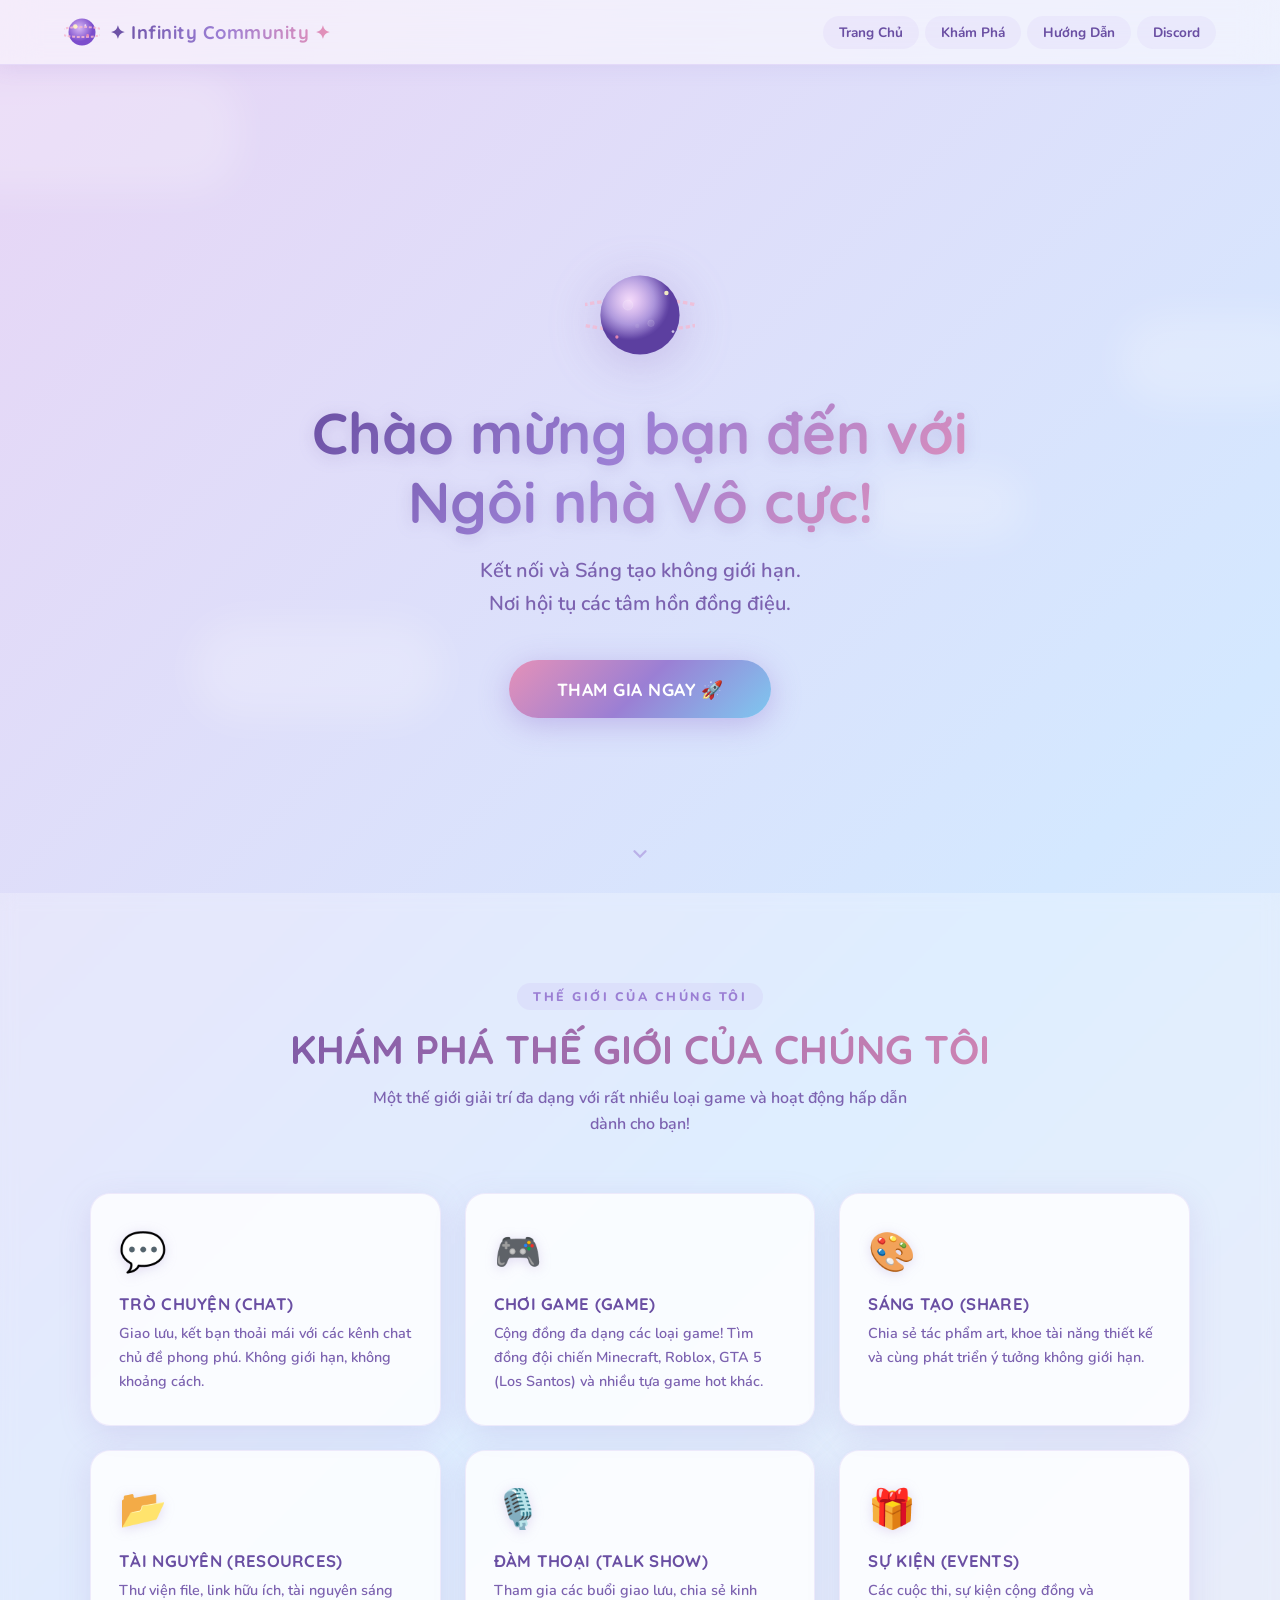
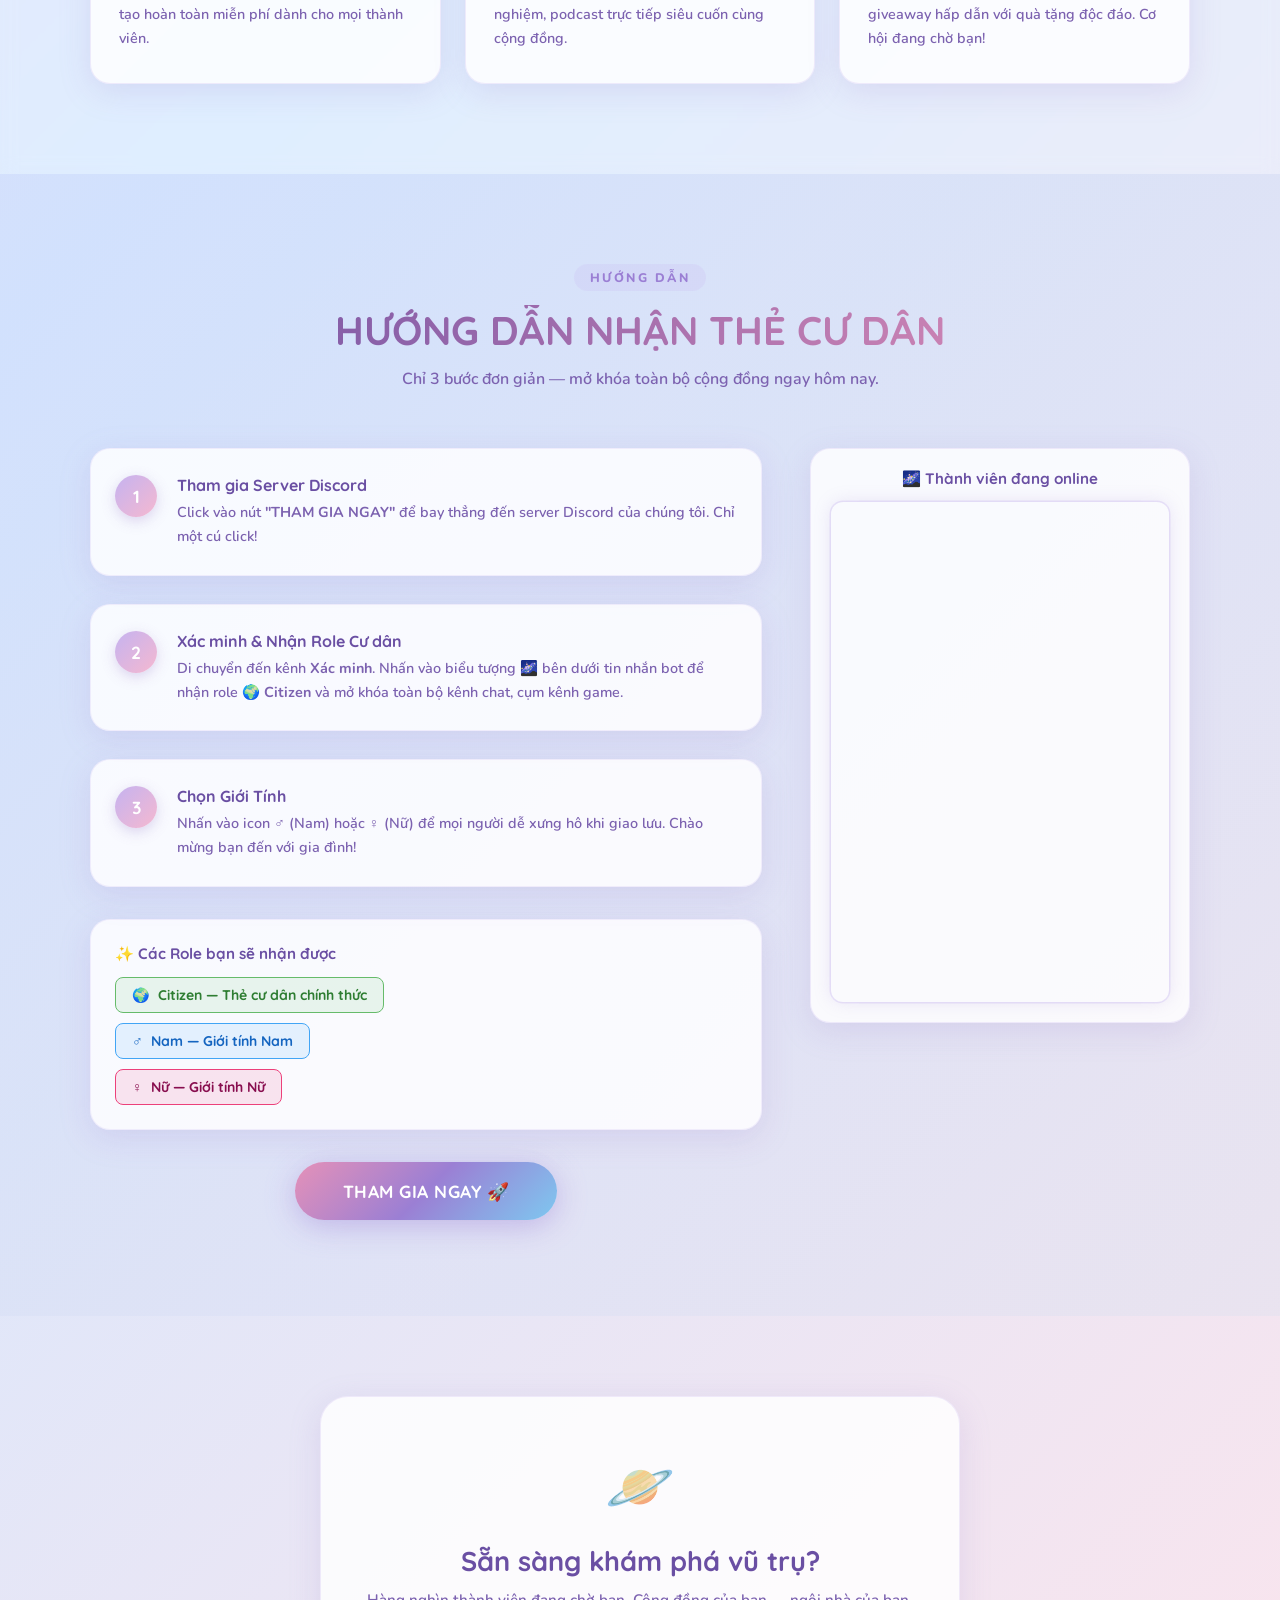
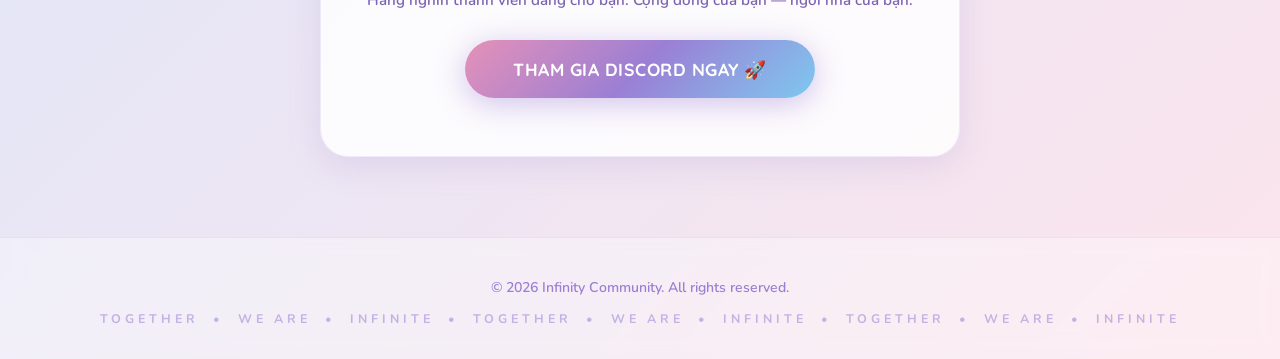
<file: index.html>
<!DOCTYPE html>
<html lang="vi">
<head>
  <meta charset="UTF-8" />
  <meta name="viewport" content="width=device-width, initial-scale=1.0" />
  <title>✦ Infinity Community ✦</title>
  <link rel="icon" type="image/svg+xml" href="data:image/svg+xml,%3Csvg xmlns='http://www.w3.org/2000/svg' viewBox='0 0 64 64'%3E%3Ccircle cx='32' cy='32' r='28' fill='%23b39ddb'/%3E%3Cellipse cx='32' cy='32' rx='44' ry='10' fill='none' stroke='%23f8bbd0' stroke-width='3' opacity='0.8'/%3E%3Ccircle cx='20' cy='22' r='4' fill='%23fff9c4' opacity='0.9'/%3E%3Ccircle cx='44' cy='38' r='3' fill='%23f48fb1' opacity='0.8'/%3E%3C/svg%3E" />
  <link href="https://fonts.googleapis.com/css2?family=Nunito:wght@400;600;700;800;900&family=Quicksand:wght@500;600;700&display=swap" rel="stylesheet" />
  <style>
    /* ─── TOKENS ─────────────────────────────────────────── */
    :root {
      --lavender:   #c5b3f0;
      --sky:        #a8d8f0;
      --rose:       #f5b8d0;
      --cream:      #fdf4ff;
      --deep:       #6a4fa3;
      --mid:        #9b7fd4;
      --soft-white: rgba(255,255,255,0.82);
      --shadow:     0 8px 32px rgba(150,120,200,0.18);
      --radius-card: 20px;
      --radius-btn:  50px;
      --t:          0.3s ease-in-out;
    }

    /* ─── RESET ──────────────────────────────────────────── */
    *, *::before, *::after { box-sizing: border-box; margin: 0; padding: 0; }
    html { scroll-behavior: smooth; }
    body {
      font-family: 'Nunito', sans-serif;
      background: linear-gradient(135deg, #e8d5f5 0%, #d4e8ff 40%, #fce4ec 100%);
      min-height: 100vh;
      overflow-x: hidden;
      color: #4a3570;
    }

    /* ─── STARFIELD BACKGROUND ───────────────────────────── */
    .starfield {
      position: fixed;
      inset: 0;
      pointer-events: none;
      z-index: 0;
      overflow: hidden;
    }
    .star {
      position: absolute;
      border-radius: 50%;
      background: white;
      animation: twinkle var(--dur, 3s) ease-in-out infinite;
      animation-delay: var(--delay, 0s);
      opacity: 0;
    }
    @keyframes twinkle {
      0%, 100% { opacity: 0; transform: scale(0.8); }
      50%       { opacity: var(--op, 0.8); transform: scale(1.2); }
    }

    /* Floating clouds */
    .cloud {
      position: fixed;
      border-radius: 50px;
      background: rgba(255,255,255,0.22);
      filter: blur(18px);
      animation: drift var(--dur, 20s) ease-in-out infinite alternate;
      pointer-events: none;
      z-index: 0;
    }
    @keyframes drift {
      from { transform: translateX(0) translateY(0); }
      to   { transform: translateX(var(--dx, 30px)) translateY(var(--dy, 15px)); }
    }

    /* ─── NAVBAR ─────────────────────────────────────────── */
    nav {
      position: sticky;
      top: 0;
      z-index: 100;
      display: flex;
      align-items: center;
      justify-content: space-between;
      padding: 14px 5%;
      background: rgba(255,255,255,0.55);
      backdrop-filter: blur(18px);
      border-bottom: 1px solid rgba(195,170,240,0.3);
      box-shadow: 0 2px 20px rgba(150,120,200,0.12);
    }
    .nav-logo {
      display: flex;
      align-items: center;
      gap: 10px;
      text-decoration: none;
    }
    .nav-logo svg {
      animation: planet-spin 6s linear infinite;
    }
    @keyframes planet-spin {
      0%   { filter: drop-shadow(0 0 4px #c5b3f0); }
      50%  { filter: drop-shadow(0 0 12px #f5b8d0); }
      100% { filter: drop-shadow(0 0 4px #c5b3f0); }
    }
    .nav-logo span {
      font-family: 'Quicksand', sans-serif;
      font-weight: 700;
      font-size: 1.15rem;
      background: linear-gradient(90deg, var(--deep), var(--mid), #e591b8);
      -webkit-background-clip: text;
      -webkit-text-fill-color: transparent;
      background-clip: text;
      letter-spacing: 0.5px;
    }
    .nav-links {
      display: flex;
      gap: 6px;
      list-style: none;
    }
    .nav-links a {
      padding: 7px 16px;
      border-radius: var(--radius-btn);
      font-weight: 700;
      font-size: 0.85rem;
      text-decoration: none;
      color: var(--deep);
      background: rgba(197,179,240,0.15);
      transition: background var(--t), color var(--t), transform var(--t);
    }
    .nav-links a:hover {
      background: linear-gradient(135deg, var(--lavender), var(--rose));
      color: white;
      transform: translateY(-2px);
    }
    .hamburger {
      display: none;
      flex-direction: column;
      gap: 5px;
      cursor: pointer;
      background: none;
      border: none;
      padding: 6px;
    }
    .hamburger span {
      display: block;
      width: 24px;
      height: 2.5px;
      background: var(--deep);
      border-radius: 2px;
      transition: var(--t);
    }

    /* ─── MAIN WRAPPER ───────────────────────────────────── */
    main { position: relative; z-index: 1; }

    /* ─── HERO ───────────────────────────────────────────── */
    #home {
      min-height: 92vh;
      display: flex;
      flex-direction: column;
      align-items: center;
      justify-content: center;
      text-align: center;
      padding: 80px 5% 60px;
      position: relative;
    }
    .hero-planet {
      width: 110px;
      height: 110px;
      margin-bottom: 28px;
      animation: float 4s ease-in-out infinite;
      filter: drop-shadow(0 8px 24px rgba(150,120,200,0.35));
    }
    @keyframes float {
      0%, 100% { transform: translateY(0); }
      50%       { transform: translateY(-14px); }
    }
    .hero-title {
      font-family: 'Quicksand', sans-serif;
      font-weight: 700;
      font-size: clamp(2rem, 5.5vw, 3.6rem);
      line-height: 1.2;
      background: linear-gradient(135deg, #6a4fa3 0%, #9b7fd4 45%, #e591b8 100%);
      -webkit-background-clip: text;
      -webkit-text-fill-color: transparent;
      background-clip: text;
      text-shadow: none;
      margin-bottom: 18px;
      filter: drop-shadow(0 3px 8px rgba(106,79,163,0.2));
    }
    .hero-sub {
      font-size: clamp(1rem, 2.5vw, 1.25rem);
      color: #7c62b0;
      font-weight: 600;
      max-width: 560px;
      margin: 0 auto 40px;
      line-height: 1.65;
    }
    .cta-btn {
      display: inline-block;
      padding: 18px 48px;
      font-family: 'Quicksand', sans-serif;
      font-weight: 700;
      font-size: 1.1rem;
      letter-spacing: 0.5px;
      text-decoration: none;
      border-radius: var(--radius-btn);
      background: linear-gradient(135deg, #e591b8 0%, #9b7fd4 50%, #7ec8f0 100%);
      color: white;
      box-shadow: 0 6px 30px rgba(155,127,212,0.45);
      transition: transform var(--t), box-shadow var(--t), filter var(--t);
      position: relative;
      overflow: hidden;
    }
    .cta-btn::before {
      content: '';
      position: absolute;
      inset: 0;
      background: linear-gradient(135deg, #f5a8cc 0%, #b39ddb 50%, #90d5f5 100%);
      opacity: 0;
      transition: opacity var(--t);
    }
    .cta-btn:hover { transform: scale(1.07); box-shadow: 0 10px 40px rgba(155,127,212,0.6); }
    .cta-btn:hover::before { opacity: 1; }
    .cta-btn span { position: relative; z-index: 1; }

    /* Scroll indicator */
    .scroll-hint {
      position: absolute;
      bottom: 28px;
      left: 50%;
      transform: translateX(-50%);
      display: flex;
      flex-direction: column;
      align-items: center;
      gap: 6px;
      opacity: 0.5;
      animation: bounce 2s ease-in-out infinite;
    }
    .scroll-hint svg { width: 22px; }
    @keyframes bounce {
      0%, 100% { transform: translateX(-50%) translateY(0); }
      50%       { transform: translateX(-50%) translateY(6px); }
    }

    /* ─── SECTION SHARED ─────────────────────────────────── */
    section {
      padding: 90px 5%;
      position: relative;
    }
    .section-label {
      display: inline-block;
      font-size: 0.78rem;
      font-weight: 800;
      letter-spacing: 2.5px;
      text-transform: uppercase;
      color: var(--mid);
      background: rgba(197,179,240,0.2);
      padding: 5px 16px;
      border-radius: 20px;
      margin-bottom: 14px;
    }
    .section-title {
      font-family: 'Quicksand', sans-serif;
      font-weight: 700;
      font-size: clamp(1.6rem, 3.5vw, 2.5rem);
      background: linear-gradient(90deg, var(--deep), #e591b8);
      -webkit-background-clip: text;
      -webkit-text-fill-color: transparent;
      background-clip: text;
      margin-bottom: 12px;
    }
    .section-sub {
      color: #7c62b0;
      font-size: 1rem;
      font-weight: 600;
      max-width: 560px;
      line-height: 1.6;
      margin-bottom: 56px;
    }
    .section-header { text-align: center; }
    .section-header .section-sub { margin-left: auto; margin-right: auto; }

    /* ─── THEMES GRID ────────────────────────────────────── */
    #explore { background: rgba(255,255,255,0.25); backdrop-filter: blur(8px); }
    .themes-grid {
      display: grid;
      grid-template-columns: repeat(auto-fill, minmax(280px, 1fr));
      gap: 24px;
      max-width: 1100px;
      margin: 0 auto;
    }
    .theme-card {
      background: var(--soft-white);
      border-radius: var(--radius-card);
      padding: 32px 28px;
      box-shadow: var(--shadow);
      border: 1.5px solid rgba(197,179,240,0.25);
      transition: transform var(--t), box-shadow var(--t), border-color var(--t);
      cursor: default;
      position: relative;
      overflow: hidden;
    }
    .theme-card::after {
      content: '';
      position: absolute;
      inset: 0;
      background: linear-gradient(135deg, rgba(197,179,240,0.08), rgba(245,184,208,0.08));
      opacity: 0;
      transition: opacity var(--t);
      pointer-events: none;
    }
    .theme-card:hover {
      transform: translateY(-8px) scale(1.02);
      box-shadow: 0 18px 48px rgba(150,120,200,0.25);
      border-color: rgba(197,179,240,0.5);
    }
    .theme-card:hover::after { opacity: 1; }
    .card-icon {
      font-size: 2.4rem;
      margin-bottom: 14px;
      display: block;
      filter: drop-shadow(0 2px 6px rgba(150,120,200,0.25));
      transition: transform var(--t);
    }
    .theme-card:hover .card-icon { transform: scale(1.15) rotate(-5deg); }
    .card-title {
      font-family: 'Quicksand', sans-serif;
      font-weight: 700;
      font-size: 1.05rem;
      color: var(--deep);
      margin-bottom: 8px;
      letter-spacing: 0.3px;
    }
    .card-desc {
      font-size: 0.9rem;
      color: #7c62b0;
      line-height: 1.65;
      font-weight: 600;
    }

    /* ─── HOW TO JOIN ────────────────────────────────────── */
    #guide {
      background: linear-gradient(135deg, rgba(197,179,240,0.12) 0%, rgba(168,216,240,0.12) 100%);
    }
    .guide-layout {
      max-width: 1100px;
      margin: 0 auto;
      display: grid;
      grid-template-columns: 1fr 380px;
      gap: 48px;
      align-items: start;
    }
    .steps-list {
      display: flex;
      flex-direction: column;
      gap: 28px;
    }
    .step-item {
      display: flex;
      gap: 20px;
      align-items: flex-start;
      background: var(--soft-white);
      border-radius: var(--radius-card);
      padding: 26px 24px;
      box-shadow: var(--shadow);
      border: 1.5px solid rgba(197,179,240,0.2);
      transition: transform var(--t), box-shadow var(--t);
    }
    .step-item:hover {
      transform: translateX(6px);
      box-shadow: 0 12px 36px rgba(150,120,200,0.2);
    }
    .step-num {
      flex-shrink: 0;
      width: 42px;
      height: 42px;
      border-radius: 50%;
      background: linear-gradient(135deg, var(--lavender), var(--rose));
      color: white;
      font-family: 'Quicksand', sans-serif;
      font-weight: 700;
      font-size: 1.1rem;
      display: flex;
      align-items: center;
      justify-content: center;
      box-shadow: 0 4px 14px rgba(150,120,200,0.3);
    }
    .step-body {}
    .step-title {
      font-family: 'Quicksand', sans-serif;
      font-weight: 700;
      font-size: 1rem;
      color: var(--deep);
      margin-bottom: 6px;
    }
    .step-desc {
      font-size: 0.9rem;
      color: #7c62b0;
      font-weight: 600;
      line-height: 1.65;
    }

    /* Role tags */
    .roles-block {
      margin-top: 32px;
      padding: 24px;
      background: var(--soft-white);
      border-radius: var(--radius-card);
      box-shadow: var(--shadow);
      border: 1.5px solid rgba(197,179,240,0.2);
    }
    .roles-title {
      font-family: 'Quicksand', sans-serif;
      font-weight: 700;
      font-size: 0.95rem;
      color: var(--deep);
      margin-bottom: 14px;
    }
    .role-tags {
      display: flex;
      flex-direction: column;
      gap: 10px;
    }
    .role-tag {
      display: inline-flex;
      align-items: center;
      gap: 8px;
      padding: 8px 16px;
      border-radius: 8px;
      font-size: 0.88rem;
      font-weight: 700;
      font-family: 'Quicksand', sans-serif;
      width: fit-content;
      transition: transform var(--t);
    }
    .role-tag:hover { transform: scale(1.04); }
    .role-citizen { background: rgba(129,199,132,0.15); border: 1.5px solid #66bb6a; color: #2e7d32; }
    .role-male    { background: rgba(100,181,246,0.15); border: 1.5px solid #42a5f5; color: #1565c0; }
    .role-female  { background: rgba(240,98,146,0.15);  border: 1.5px solid #ec407a; color: #880e4f; }

    /* Discord widget panel */
    .discord-panel {
      background: var(--soft-white);
      border-radius: var(--radius-card);
      padding: 20px;
      box-shadow: var(--shadow);
      border: 1.5px solid rgba(197,179,240,0.25);
      position: sticky;
      top: 90px;
    }
    .discord-panel-title {
      font-family: 'Quicksand', sans-serif;
      font-weight: 700;
      font-size: 0.95rem;
      color: var(--deep);
      margin-bottom: 14px;
      text-align: center;
    }
    .discord-panel iframe {
      border-radius: 12px;
      box-shadow: 0 0 18px rgba(150,120,200,0.18), 0 0 0 1.5px rgba(197,179,240,0.3);
      display: block;
      width: 100%;
    }

    /* ─── DISCORD SECTION ────────────────────────────────── */
    #discord {
      text-align: center;
      padding: 80px 5%;
    }
    .discord-cta-wrap {
      background: var(--soft-white);
      border-radius: 28px;
      padding: 52px 40px;
      max-width: 640px;
      margin: 0 auto;
      box-shadow: var(--shadow);
      border: 1.5px solid rgba(197,179,240,0.25);
    }
    .discord-logo-big { font-size: 3.5rem; margin-bottom: 18px; }
    .discord-cta-title {
      font-family: 'Quicksand', sans-serif;
      font-weight: 700;
      font-size: 1.7rem;
      color: var(--deep);
      margin-bottom: 10px;
    }
    .discord-cta-sub {
      color: #7c62b0;
      font-weight: 600;
      font-size: 0.95rem;
      margin-bottom: 28px;
      line-height: 1.6;
    }

    /* ─── FOOTER ─────────────────────────────────────────── */
    footer {
      text-align: center;
      padding: 40px 5% 30px;
      background: rgba(255,255,255,0.35);
      backdrop-filter: blur(10px);
      border-top: 1px solid rgba(197,179,240,0.25);
      position: relative;
      z-index: 1;
    }
    .footer-copy {
      font-size: 0.88rem;
      color: #9b7fd4;
      font-weight: 600;
      margin-bottom: 10px;
    }
    .footer-ticker-wrap {
      overflow: hidden;
      white-space: nowrap;
    }
    .footer-ticker {
      display: inline-block;
      font-size: 0.78rem;
      letter-spacing: 4px;
      color: rgba(155,127,212,0.55);
      font-weight: 700;
      animation: ticker 14s linear infinite;
    }
    @keyframes ticker {
      0%   { transform: translateX(30vw); }
      100% { transform: translateX(-100%); }
    }

    /* ─── RESPONSIVE ─────────────────────────────────────── */
    @media (max-width: 820px) {
      .guide-layout {
        grid-template-columns: 1fr;
      }
      .discord-panel {
        position: static;
        display: flex;
        flex-direction: column;
        align-items: center;
      }
      .discord-panel iframe {
        max-width: 100%;
      }
    }
    @media (max-width: 600px) {
      .nav-links { display: none; flex-direction: column; position: absolute; top: 66px; right: 0; background: rgba(255,255,255,0.95); backdrop-filter: blur(18px); padding: 16px 24px; border-radius: 0 0 16px 16px; box-shadow: var(--shadow); width: 100%; }
      .nav-links.open { display: flex; }
      .hamburger { display: flex; }
      .themes-grid { grid-template-columns: 1fr; }
      .discord-cta-wrap { padding: 36px 22px; }
    }

    /* ─── UTILITY ────────────────────────────────────────── */
    .sr-only { position: absolute; width: 1px; height: 1px; overflow: hidden; clip: rect(0,0,0,0); }
  </style>
</head>
<body>

<!-- ── STARFIELD ─────────────────────────────────────────── -->
<div class="starfield" id="starfield" aria-hidden="true"></div>

<!-- Floating clouds -->
<div class="cloud" style="width:300px;height:120px;top:8%;left:-60px;--dur:22s;--dx:40px;--dy:20px;"></div>
<div class="cloud" style="width:200px;height:90px;top:35%;right:-40px;--dur:18s;--dx:-30px;--dy:12px;"></div>
<div class="cloud" style="width:250px;height:100px;bottom:20%;left:15%;--dur:26s;--dx:25px;--dy:-18px;"></div>
<div class="cloud" style="width:160px;height:70px;bottom:40%;right:20%;--dur:20s;--dx:-20px;--dy:22px;"></div>

<!-- ── NAVBAR ─────────────────────────────────────────────── -->
<nav>
  <a href="#home" class="nav-logo">
    <svg width="36" height="36" viewBox="0 0 64 64" xmlns="http://www.w3.org/2000/svg">
      <defs>
        <radialGradient id="pg" cx="40%" cy="35%">
          <stop offset="0%" stop-color="#d9b8f5"/>
          <stop offset="100%" stop-color="#7c4dcc"/>
        </radialGradient>
      </defs>
      <circle cx="32" cy="32" r="24" fill="url(#pg)"/>
      <ellipse cx="32" cy="32" rx="42" ry="9" fill="none" stroke="#f5b8d0" stroke-width="3.5" stroke-dasharray="5 3" opacity="0.85"/>
      <circle cx="20" cy="22" r="4" fill="#fff9c4" opacity="0.9"/>
      <circle cx="42" cy="38" r="2.5" fill="#f48fb1" opacity="0.85"/>
      <circle cx="38" cy="20" r="1.8" fill="white" opacity="0.7"/>
    </svg>
    <span>✦ Infinity Community ✦</span>
  </a>

  <button class="hamburger" id="hamburger" aria-label="Menu">
    <span></span><span></span><span></span>
  </button>

  <ul class="nav-links" id="navLinks">
    <li><a href="#home">Trang Chủ</a></li>
    <li><a href="#explore">Khám Phá</a></li>
    <li><a href="#guide">Hướng Dẫn</a></li>
    <li><a href="https://discord.gg/eEqWgBvBZ" target="_blank" rel="noopener">Discord</a></li>
  </ul>
</nav>

<!-- ── MAIN ───────────────────────────────────────────────── -->
<main>

  <!-- HERO -->
  <section id="home">
    <svg class="hero-planet" viewBox="0 0 200 200" xmlns="http://www.w3.org/2000/svg">
      <defs>
        <radialGradient id="hpg" cx="38%" cy="32%">
          <stop offset="0%" stop-color="#e8b4f5"/>
          <stop offset="60%" stop-color="#9b7fd4"/>
          <stop offset="100%" stop-color="#5c3fa0"/>
        </radialGradient>
        <radialGradient id="gloss" cx="35%" cy="30%">
          <stop offset="0%" stop-color="rgba(255,255,255,0.5)"/>
          <stop offset="100%" stop-color="rgba(255,255,255,0)"/>
        </radialGradient>
      </defs>
      <ellipse cx="100" cy="100" rx="136" ry="28" fill="none" stroke="#f5b8d0" stroke-width="6" stroke-dasharray="8 5" opacity="0.75"/>
      <circle cx="100" cy="100" r="72" fill="url(#hpg)"/>
      <circle cx="100" cy="100" r="72" fill="url(#gloss)"/>
      <!-- craters -->
      <circle cx="78" cy="82" r="9" fill="rgba(255,255,255,0.12)" stroke="rgba(255,255,255,0.2)" stroke-width="1.5"/>
      <circle cx="120" cy="115" r="6" fill="rgba(255,255,255,0.1)" stroke="rgba(255,255,255,0.18)" stroke-width="1"/>
      <circle cx="95" cy="120" r="4" fill="rgba(255,255,255,0.08)"/>
      <!-- sparkles -->
      <circle cx="148" cy="60" r="4" fill="#fff9c4" opacity="0.9"/>
      <circle cx="58" cy="140" r="3" fill="#f48fb1" opacity="0.85"/>
      <circle cx="160" cy="130" r="2.5" fill="white" opacity="0.7"/>
    </svg>

    <h1 class="hero-title">Chào mừng bạn đến với<br/>Ngôi nhà Vô cực!</h1>
    <p class="hero-sub">Kết nối và Sáng tạo không giới hạn.<br/>Nơi hội tụ các tâm hồn đồng điệu.</p>
    <a href="https://discord.gg/eEqWgBvBZ" target="_blank" rel="noopener" class="cta-btn">
      <span>THAM GIA NGAY 🚀</span>
    </a>

    <div class="scroll-hint" aria-hidden="true">
      <svg viewBox="0 0 24 24" fill="none" stroke="#9b7fd4" stroke-width="2.5" stroke-linecap="round">
        <polyline points="6 9 12 15 18 9"/>
      </svg>
    </div>
  </section>

  <!-- KHÁM PHÁ -->
  <section id="explore">
    <div class="section-header">
      <div class="section-label">Thế giới của chúng tôi</div>
      <h2 class="section-title">KHÁM PHÁ THẾ GIỚI CỦA CHÚNG TÔI</h2>
      <p class="section-sub">Một thế giới giải trí đa dạng với rất nhiều loại game và hoạt động hấp dẫn dành cho bạn!</p>
    </div>
    <div class="themes-grid">
      <div class="theme-card">
        <span class="card-icon">💬</span>
        <div class="card-title">TRÒ CHUYỆN (CHAT)</div>
        <p class="card-desc">Giao lưu, kết bạn thoải mái với các kênh chat chủ đề phong phú. Không giới hạn, không khoảng cách.</p>
      </div>
      <div class="theme-card">
        <span class="card-icon">🎮</span>
        <div class="card-title">CHƠI GAME (GAME)</div>
        <p class="card-desc">Cộng đồng đa dạng các loại game! Tìm đồng đội chiến Minecraft, Roblox, GTA 5 (Los Santos) và nhiều tựa game hot khác.</p>
      </div>
      <div class="theme-card">
        <span class="card-icon">🎨</span>
        <div class="card-title">SÁNG TẠO (SHARE)</div>
        <p class="card-desc">Chia sẻ tác phẩm art, khoe tài năng thiết kế và cùng phát triển ý tưởng không giới hạn.</p>
      </div>
      <div class="theme-card">
        <span class="card-icon">📂</span>
        <div class="card-title">TÀI NGUYÊN (RESOURCES)</div>
        <p class="card-desc">Thư viện file, link hữu ích, tài nguyên sáng tạo hoàn toàn miễn phí dành cho mọi thành viên.</p>
      </div>
      <div class="theme-card">
        <span class="card-icon">🎙️</span>
        <div class="card-title">ĐÀM THOẠI (TALK SHOW)</div>
        <p class="card-desc">Tham gia các buổi giao lưu, chia sẻ kinh nghiệm, podcast trực tiếp siêu cuốn cùng cộng đồng.</p>
      </div>
      <div class="theme-card">
        <span class="card-icon">🎁</span>
        <div class="card-title">SỰ KIỆN (EVENTS)</div>
        <p class="card-desc">Các cuộc thi, sự kiện cộng đồng và giveaway hấp dẫn với quà tặng độc đáo. Cơ hội đang chờ bạn!</p>
      </div>
    </div>
  </section>

  <!-- HƯỚNG DẪN -->
  <section id="guide">
    <div class="section-header">
      <div class="section-label">Hướng dẫn</div>
      <h2 class="section-title">HƯỚNG DẪN NHẬN THẺ CƯ DÂN</h2>
      <p class="section-sub">Chỉ 3 bước đơn giản — mở khóa toàn bộ cộng đồng ngay hôm nay.</p>
    </div>

    <div class="guide-layout">
      <div>
        <div class="steps-list">
          <div class="step-item">
            <div class="step-num">1</div>
            <div class="step-body">
              <div class="step-title">Tham gia Server Discord</div>
              <p class="step-desc">Click vào nút <strong>"THAM GIA NGAY"</strong> để bay thẳng đến server Discord của chúng tôi. Chỉ một cú click!</p>
            </div>
          </div>
          <div class="step-item">
            <div class="step-num">2</div>
            <div class="step-body">
              <div class="step-title">Xác minh & Nhận Role Cư dân</div>
              <p class="step-desc">Di chuyển đến kênh <strong>Xác minh</strong>. Nhấn vào biểu tượng 🌌 bên dưới tin nhắn bot để nhận role <strong>🌍 Citizen</strong> và mở khóa toàn bộ kênh chat, cụm kênh game.</p>
            </div>
          </div>
          <div class="step-item">
            <div class="step-num">3</div>
            <div class="step-body">
              <div class="step-title">Chọn Giới Tính</div>
              <p class="step-desc">Nhấn vào icon <strong>♂️</strong> (Nam) hoặc <strong>♀️</strong> (Nữ) để mọi người dễ xưng hô khi giao lưu. Chào mừng bạn đến với gia đình!</p>
            </div>
          </div>
        </div>

        <div class="roles-block">
          <div class="roles-title">✨ Các Role bạn sẽ nhận được</div>
          <div class="role-tags">
            <span class="role-tag role-citizen">🌍 &nbsp;Citizen — Thẻ cư dân chính thức</span>
            <span class="role-tag role-male">♂️ &nbsp;Nam — Giới tính Nam</span>
            <span class="role-tag role-female">♀️ &nbsp;Nữ — Giới tính Nữ</span>
          </div>
        </div>

        <div style="margin-top:32px;text-align:center;">
          <a href="https://discord.gg/eEqWgBvBZ" target="_blank" rel="noopener" class="cta-btn">
            <span>THAM GIA NGAY 🚀</span>
          </a>
        </div>
      </div>

      <!-- Discord Widget -->
      <div class="discord-panel">
        <div class="discord-panel-title">🌌 Thành viên đang online</div>
        <iframe
          src="https://discord.com/widget?id=1493951797189152891&theme=dark"
          width="330"
          height="500"
          allowtransparency="true"
          frameborder="0"
          sandbox="allow-popups allow-popups-to-escape-sandbox allow-same-origin allow-scripts"
          title="Discord Widget — Infinity Community">
        </iframe>
      </div>
    </div>
  </section>

  <!-- DISCORD CTA -->
  <section id="discord">
    <div class="discord-cta-wrap">
      <div class="discord-logo-big">🪐</div>
      <h2 class="discord-cta-title">Sẵn sàng khám phá vũ trụ?</h2>
      <p class="discord-cta-sub">Hàng nghìn thành viên đang chờ bạn. Cộng đồng của bạn — ngôi nhà của bạn.</p>
      <a href="https://discord.gg/eEqWgBvBZ" target="_blank" rel="noopener" class="cta-btn">
        <span>THAM GIA DISCORD NGAY 🚀</span>
      </a>
    </div>
  </section>

</main>

<!-- ── FOOTER ─────────────────────────────────────────────── -->
<footer>
  <p class="footer-copy">© 2026 Infinity Community. All rights reserved.</p>
  <div class="footer-ticker-wrap">
    <span class="footer-ticker">TOGETHER &nbsp;•&nbsp; WE ARE &nbsp;•&nbsp; INFINITE &nbsp;•&nbsp; TOGETHER &nbsp;•&nbsp; WE ARE &nbsp;•&nbsp; INFINITE &nbsp;•&nbsp; TOGETHER &nbsp;•&nbsp; WE ARE &nbsp;•&nbsp; INFINITE</span>
  </div>
</footer>

<!-- ── SCRIPTS ─────────────────────────────────────────────── -->
<script>
  /* Starfield */
  (function () {
    const sf = document.getElementById('starfield');
    const count = 90;
    for (let i = 0; i < count; i++) {
      const s = document.createElement('div');
      s.className = 'star';
      const size = Math.random() * 3.5 + 1;
      s.style.cssText = `
        width:${size}px;height:${size}px;
        left:${Math.random()*100}%;
        top:${Math.random()*100}%;
        --dur:${(Math.random()*3+2).toFixed(1)}s;
        --delay:${(Math.random()*4).toFixed(1)}s;
        --op:${(Math.random()*0.5+0.4).toFixed(2)};
      `;
      sf.appendChild(s);
    }
  })();

  /* Hamburger */
  document.getElementById('hamburger').addEventListener('click', function () {
    document.getElementById('navLinks').classList.toggle('open');
  });

  /* Close nav on link click (mobile) */
  document.querySelectorAll('.nav-links a').forEach(a => {
    a.addEventListener('click', () => {
      document.getElementById('navLinks').classList.remove('open');
    });
  });

  /* Scroll-reveal for cards */
  const observer = new IntersectionObserver((entries) => {
    entries.forEach(e => {
      if (e.isIntersecting) {
        e.target.style.opacity = '1';
        e.target.style.transform = 'translateY(0)';
      }
    });
  }, { threshold: 0.12 });

  document.querySelectorAll('.theme-card, .step-item').forEach(el => {
    el.style.opacity = '0';
    el.style.transform = 'translateY(24px)';
    el.style.transition = 'opacity 0.55s ease, transform 0.55s ease';
    observer.observe(el);
  });
</script>
</body>
</html>
</file>
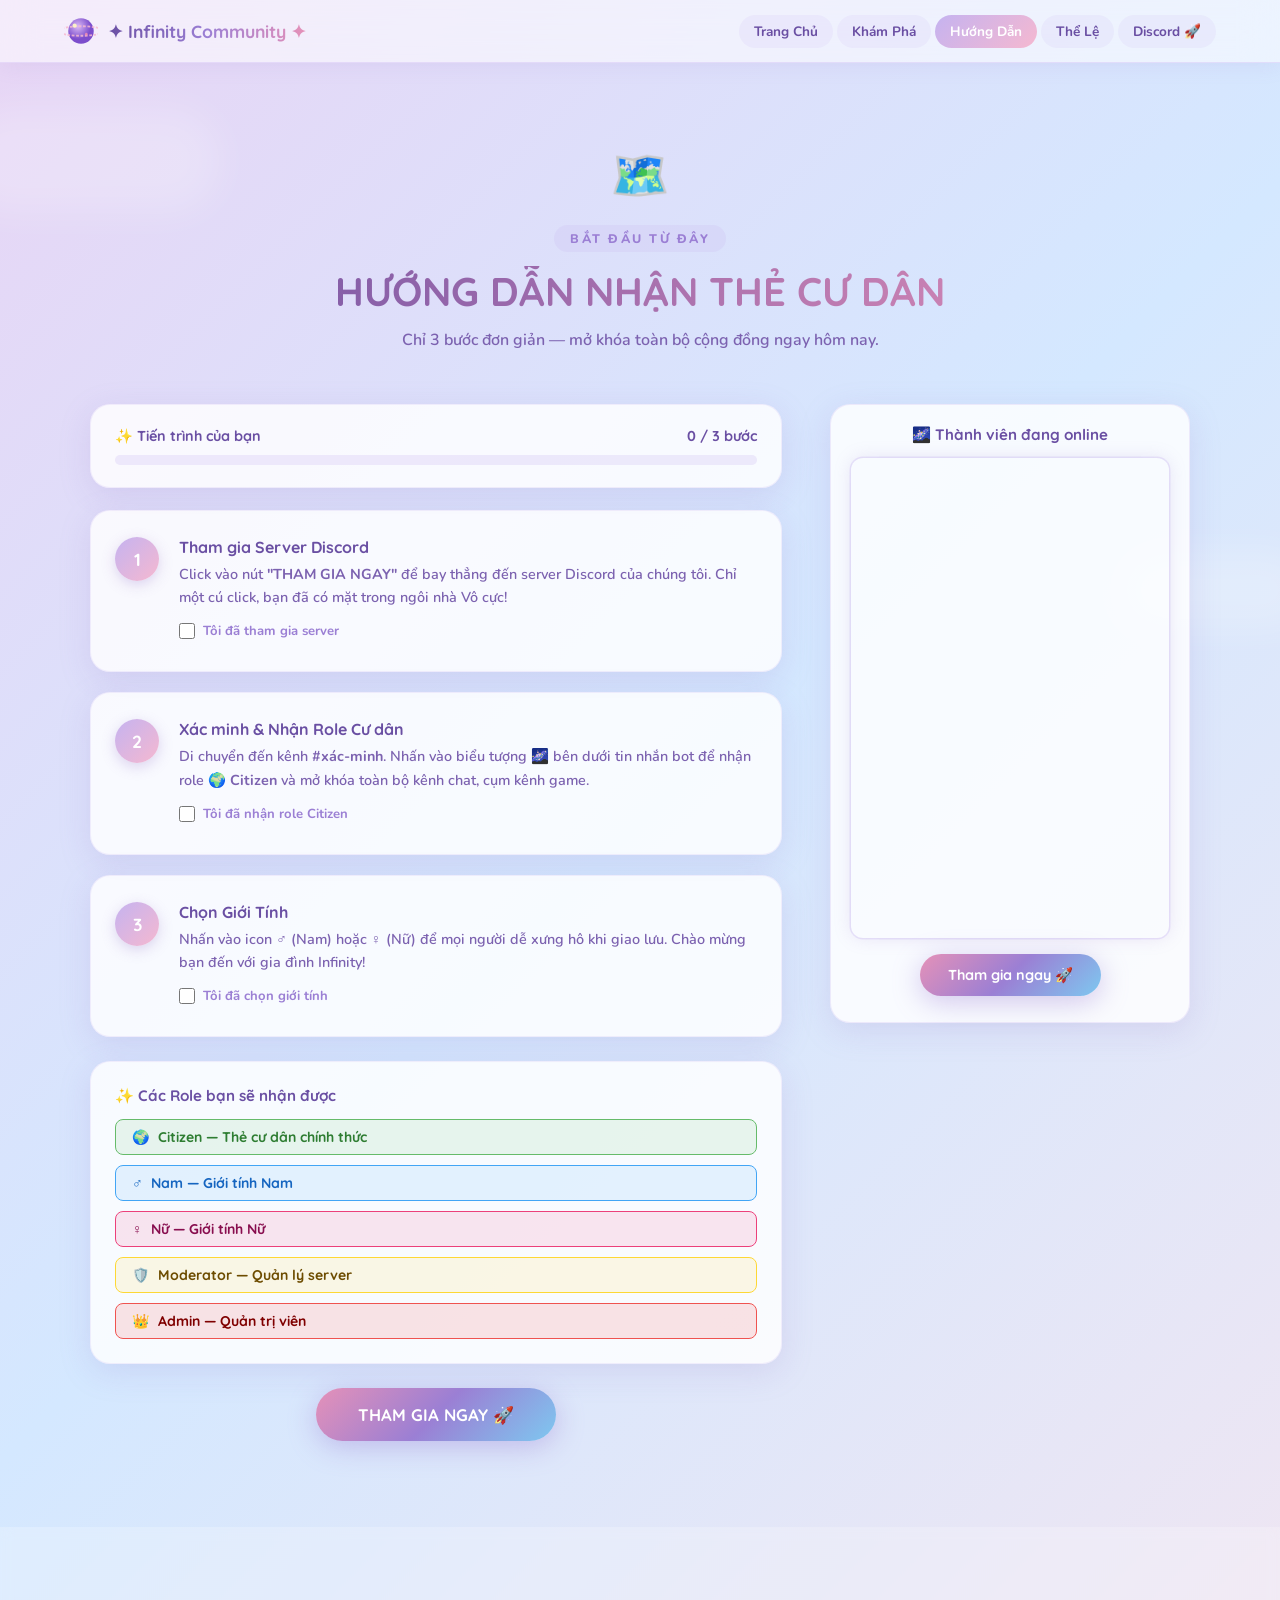
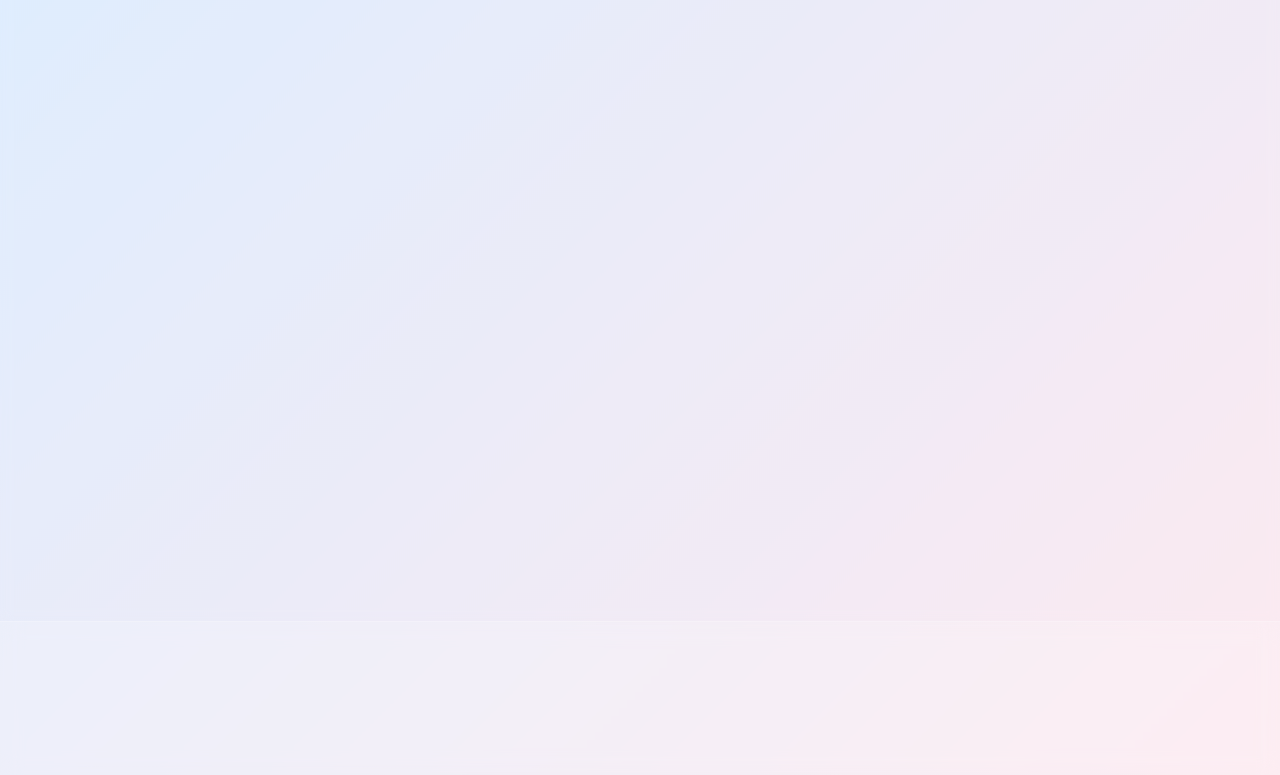
<file: huong-dan.html>
<!DOCTYPE html>
<html lang="vi">
<head>
  <meta charset="UTF-8" />
  <meta name="viewport" content="width=device-width, initial-scale=1.0" />
  <title>✦ Hướng Dẫn — Infinity Community</title>
  <link rel="icon" type="image/svg+xml" href="data:image/svg+xml,%3Csvg xmlns='http://www.w3.org/2000/svg' viewBox='0 0 64 64'%3E%3Ccircle cx='32' cy='32' r='28' fill='%23b39ddb'/%3E%3Cellipse cx='32' cy='32' rx='44' ry='10' fill='none' stroke='%23f8bbd0' stroke-width='3' opacity='0.8'/%3E%3C/svg%3E" />
  <link rel="stylesheet" href="shared.css" />
  <style>
    /* ── PAGE HERO ────────────────────────────────────── */
    .page-hero {
      padding: 80px 5% 50px;
      text-align: center;
    }
    .page-hero-emoji { font-size: 3rem; display: block; margin-bottom: 16px; animation: float 3.5s ease-in-out infinite; }
    @keyframes float { 0%,100%{transform:translateY(0)} 50%{transform:translateY(-12px)} }

    /* ── GUIDE LAYOUT ─────────────────────────────────── */
    #guide { padding: 0 5% 80px; }
    .guide-layout {
      display: grid;
      grid-template-columns: 1fr 360px;
      gap: 48px;
      max-width: 1100px;
      margin: 0 auto;
      align-items: start;
    }

    /* ── STEP CARDS ───────────────────────────────────── */
    .steps-list { display: flex; flex-direction: column; gap: 20px; }
    .step-item {
      display: flex;
      gap: 20px;
      align-items: flex-start;
      background: var(--soft-white);
      border-radius: var(--radius-card);
      padding: 26px 24px;
      box-shadow: var(--shadow);
      border: 1.5px solid rgba(197,179,240,0.2);
      transition: transform var(--t), box-shadow var(--t), border-color var(--t);
      cursor: pointer;
    }
    .step-item:hover { transform: translateX(8px); box-shadow: var(--shadow-lg); border-color: rgba(197,179,240,0.45); }
    .step-item.done { border-color: rgba(102,187,106,0.4); background: rgba(129,199,132,0.06); }
    .step-num {
      flex-shrink: 0;
      width: 44px; height: 44px;
      border-radius: 50%;
      background: linear-gradient(135deg, var(--lavender), var(--rose));
      color: white;
      font-family: 'Quicksand', sans-serif;
      font-weight: 700;
      font-size: 1.1rem;
      display: flex;
      align-items: center;
      justify-content: center;
      box-shadow: 0 4px 14px rgba(150,120,200,0.3);
      transition: background var(--t);
    }
    .step-item.done .step-num { background: linear-gradient(135deg, #66bb6a, #43a047); }
    .step-body { flex: 1; }
    .step-title {
      font-family: 'Quicksand', sans-serif;
      font-weight: 700;
      font-size: 1rem;
      color: var(--deep);
      margin-bottom: 6px;
      display: flex;
      align-items: center;
      gap: 8px;
    }
    .step-done-badge {
      display: none;
      font-size: 0.72rem;
      background: rgba(102,187,106,0.2);
      color: #2e7d32;
      padding: 2px 8px;
      border-radius: 20px;
      font-weight: 700;
    }
    .step-item.done .step-done-badge { display: inline; }
    .step-desc { font-size: 0.9rem; color: #7c62b0; font-weight: 600; line-height: 1.65; }
    .step-check {
      margin-top: 12px;
      display: inline-flex;
      align-items: center;
      gap: 8px;
      font-size: 0.82rem;
      color: var(--mid);
      font-weight: 700;
      cursor: pointer;
      user-select: none;
    }
    .step-check input { accent-color: var(--mid); width: 16px; height: 16px; }

    /* ── PROGRESS BAR ─────────────────────────────────── */
    .progress-wrap {
      background: var(--soft-white);
      border-radius: var(--radius-card);
      padding: 22px 24px;
      box-shadow: var(--shadow);
      border: 1.5px solid rgba(197,179,240,0.2);
      margin-bottom: 22px;
    }
    .progress-label {
      font-family: 'Quicksand', sans-serif;
      font-weight: 700;
      font-size: 0.9rem;
      color: var(--deep);
      margin-bottom: 10px;
      display: flex;
      justify-content: space-between;
    }
    .progress-bar {
      width: 100%;
      height: 10px;
      border-radius: 20px;
      background: rgba(197,179,240,0.25);
      overflow: hidden;
    }
    .progress-fill {
      height: 100%;
      border-radius: 20px;
      background: linear-gradient(90deg, var(--lavender), var(--rose));
      transition: width 0.5s ease;
      width: 0%;
    }

    /* ── ROLES PANEL ──────────────────────────────────── */
    .roles-block {
      background: var(--soft-white);
      border-radius: var(--radius-card);
      padding: 24px;
      box-shadow: var(--shadow);
      border: 1.5px solid rgba(197,179,240,0.2);
      margin-bottom: 22px;
    }
    .roles-title {
      font-family: 'Quicksand', sans-serif;
      font-weight: 700;
      font-size: 0.95rem;
      color: var(--deep);
      margin-bottom: 14px;
    }
    .role-tags-list { display: flex; flex-direction: column; gap: 10px; }

    /* ── DISCORD PANEL ────────────────────────────────── */
    .discord-panel {
      background: var(--soft-white);
      border-radius: var(--radius-card);
      padding: 20px;
      box-shadow: var(--shadow);
      border: 1.5px solid rgba(197,179,240,0.25);
      position: sticky;
      top: 90px;
    }
    .discord-panel-title {
      font-family: 'Quicksand', sans-serif;
      font-weight: 700;
      font-size: 0.95rem;
      color: var(--deep);
      margin-bottom: 14px;
      text-align: center;
    }
    .discord-panel iframe {
      border-radius: 12px;
      box-shadow: 0 0 18px rgba(150,120,200,0.18), 0 0 0 1.5px rgba(197,179,240,0.3);
      display: block;
      width: 100%;
    }
    .join-btn-wrap { margin-top: 16px; text-align: center; }

    /* ── FAQ ACCORDION ────────────────────────────────── */
    #faq { padding: 80px 5%; background: rgba(255,255,255,0.22); backdrop-filter: blur(6px); }
    .faq-list {
      max-width: 780px;
      margin: 0 auto;
      display: flex;
      flex-direction: column;
      gap: 12px;
    }
    .faq-item {
      background: var(--soft-white);
      border-radius: 16px;
      box-shadow: var(--shadow);
      border: 1.5px solid rgba(197,179,240,0.2);
      overflow: hidden;
      transition: border-color var(--t);
    }
    .faq-item.open { border-color: rgba(197,179,240,0.5); }
    .faq-q {
      width: 100%;
      padding: 18px 22px;
      background: none;
      border: none;
      text-align: left;
      font-family: 'Nunito', sans-serif;
      font-size: 0.96rem;
      font-weight: 700;
      color: var(--deep);
      cursor: pointer;
      display: flex;
      justify-content: space-between;
      align-items: center;
      gap: 12px;
    }
    .faq-q:hover { color: var(--mid); }
    .faq-icon {
      flex-shrink: 0;
      width: 24px; height: 24px;
      border-radius: 50%;
      background: rgba(197,179,240,0.2);
      display: flex; align-items: center; justify-content: center;
      font-size: 0.8rem;
      transition: transform var(--t), background var(--t);
    }
    .faq-item.open .faq-icon { transform: rotate(180deg); background: linear-gradient(135deg, var(--lavender), var(--rose)); color: white; }
    .faq-a {
      max-height: 0;
      overflow: hidden;
      transition: max-height 0.4s ease, padding 0.3s ease;
      padding: 0 22px;
    }
    .faq-a p {
      font-size: 0.9rem;
      color: #7c62b0;
      font-weight: 600;
      line-height: 1.7;
      padding-bottom: 18px;
    }
    .faq-item.open .faq-a { max-height: 300px; padding-top: 0; }

    @media (max-width: 820px) {
      .guide-layout { grid-template-columns: 1fr; }
      .discord-panel { position: static; }
    }
  </style>
</head>
<body>

<div class="starfield" id="starfield" aria-hidden="true"></div>
<div class="cloud" style="width:260px;height:105px;top:12%;left:-40px;--dur:21s;--dx:32px;--dy:16px;"></div>
<div class="cloud" style="width:190px;height:80px;bottom:30%;right:-30px;--dur:19s;--dx:-24px;--dy:20px;"></div>

<nav>
  <a href="trang-chu.html" class="nav-logo">
    <svg width="34" height="34" viewBox="0 0 64 64" xmlns="http://www.w3.org/2000/svg">
      <defs><radialGradient id="pg" cx="38%" cy="32%"><stop offset="0%" stop-color="#d9b8f5"/><stop offset="100%" stop-color="#7c4dcc"/></radialGradient></defs>
      <circle cx="32" cy="32" r="24" fill="url(#pg)"/>
      <ellipse cx="32" cy="32" rx="42" ry="9" fill="none" stroke="#f5b8d0" stroke-width="3.5" stroke-dasharray="5 3" opacity="0.85"/>
      <circle cx="20" cy="22" r="4" fill="#fff9c4" opacity="0.9"/>
      <circle cx="42" cy="38" r="2.5" fill="#f48fb1" opacity="0.85"/>
    </svg>
    <span>✦ Infinity Community ✦</span>
  </a>
  <button class="hamburger" id="hamburger" aria-label="Menu"><span></span><span></span><span></span></button>
  <ul class="nav-links" id="navLinks">
    <li><a href="trang-chu.html">Trang Chủ</a></li>
    <li><a href="kham-pha.html">Khám Phá</a></li>
    <li><a href="huong-dan.html">Hướng Dẫn</a></li>
    <li><a href="the-le.html">Thể Lệ</a></li>
    <li><a href="https://discord.gg/eEqWgBvBZ" target="_blank" rel="noopener">Discord 🚀</a></li>
  </ul>
</nav>

<main>

  <section class="page-hero">
    <span class="page-hero-emoji">🗺️</span>
    <div class="section-label">Bắt đầu từ đây</div>
    <h1 class="section-title">HƯỚNG DẪN NHẬN THẺ CƯ DÂN</h1>
    <p class="section-sub" style="margin:0 auto;">Chỉ 3 bước đơn giản — mở khóa toàn bộ cộng đồng ngay hôm nay.</p>
  </section>

  <section id="guide">
    <div class="guide-layout">

      <!-- Steps + Progress -->
      <div>
        <!-- Progress -->
        <div class="progress-wrap reveal">
          <div class="progress-label">
            <span>✨ Tiến trình của bạn</span>
            <span id="progressText">0 / 3 bước</span>
          </div>
          <div class="progress-bar"><div class="progress-fill" id="progressFill"></div></div>
        </div>

        <div class="steps-list">
          <div class="step-item reveal" id="step1">
            <div class="step-num">1</div>
            <div class="step-body">
              <div class="step-title">Tham gia Server Discord <span class="step-done-badge">✅ Hoàn thành</span></div>
              <p class="step-desc">Click vào nút <strong>"THAM GIA NGAY"</strong> để bay thẳng đến server Discord của chúng tôi. Chỉ một cú click, bạn đã có mặt trong ngôi nhà Vô cực!</p>
              <label class="step-check"><input type="checkbox" data-step="1" /> Tôi đã tham gia server</label>
            </div>
          </div>

          <div class="step-item reveal" id="step2">
            <div class="step-num">2</div>
            <div class="step-body">
              <div class="step-title">Xác minh & Nhận Role Cư dân <span class="step-done-badge">✅ Hoàn thành</span></div>
              <p class="step-desc">Di chuyển đến kênh <strong>#xác-minh</strong>. Nhấn vào biểu tượng 🌌 bên dưới tin nhắn bot để nhận role <strong>🌍 Citizen</strong> và mở khóa toàn bộ kênh chat, cụm kênh game.</p>
              <label class="step-check"><input type="checkbox" data-step="2" /> Tôi đã nhận role Citizen</label>
            </div>
          </div>

          <div class="step-item reveal" id="step3">
            <div class="step-num">3</div>
            <div class="step-body">
              <div class="step-title">Chọn Giới Tính <span class="step-done-badge">✅ Hoàn thành</span></div>
              <p class="step-desc">Nhấn vào icon <strong>♂️</strong> (Nam) hoặc <strong>♀️</strong> (Nữ) để mọi người dễ xưng hô khi giao lưu. Chào mừng bạn đến với gia đình Infinity!</p>
              <label class="step-check"><input type="checkbox" data-step="3" /> Tôi đã chọn giới tính</label>
            </div>
          </div>
        </div>

        <!-- Roles -->
        <div class="roles-block reveal" style="margin-top:24px;">
          <div class="roles-title">✨ Các Role bạn sẽ nhận được</div>
          <div class="role-tags-list">
            <span class="role-tag role-citizen">🌍 &nbsp;Citizen — Thẻ cư dân chính thức</span>
            <span class="role-tag role-male">♂️ &nbsp;Nam — Giới tính Nam</span>
            <span class="role-tag role-female">♀️ &nbsp;Nữ — Giới tính Nữ</span>
            <span class="role-tag role-mod">🛡️ &nbsp;Moderator — Quản lý server</span>
            <span class="role-tag role-admin">👑 &nbsp;Admin — Quản trị viên</span>
          </div>
        </div>

        <div style="margin-top:24px; text-align:center;">
          <a href="https://discord.gg/eEqWgBvBZ" target="_blank" rel="noopener" class="cta-btn"><span>THAM GIA NGAY 🚀</span></a>
        </div>
      </div>

      <!-- Discord Widget -->
      <div class="discord-panel reveal">
        <div class="discord-panel-title">🌌 Thành viên đang online</div>
        <iframe
          src="https://discord.com/widget?id=1493951797189152891&theme=dark"
          width="320" height="480"
          allowtransparency="true"
          frameborder="0"
          sandbox="allow-popups allow-popups-to-escape-sandbox allow-same-origin allow-scripts"
          title="Discord Widget">
        </iframe>
        <div class="join-btn-wrap">
          <a href="https://discord.gg/eEqWgBvBZ" target="_blank" rel="noopener" class="cta-btn" style="padding:12px 28px;font-size:0.9rem;"><span>Tham gia ngay 🚀</span></a>
        </div>
      </div>

    </div>
  </section>

  <!-- FAQ -->
  <section id="faq">
    <div class="section-header">
      <div class="section-label">Hỏi & Đáp</div>
      <h2 class="section-title">CÂU HỎI THƯỜNG GẶP</h2>
      <p class="section-sub">Không tìm được câu trả lời? Hỏi trong kênh #hỗ-trợ trên Discord nhé!</p>
    </div>
    <div class="faq-list">

      <div class="faq-item reveal">
        <button class="faq-q">Server có miễn phí không? <span class="faq-icon">▼</span></button>
        <div class="faq-a"><p>Hoàn toàn miễn phí! Infinity Community là cộng đồng mở, không thu phí tham gia. Tất cả tài nguyên và hoạt động đều free cho mọi thành viên.</p></div>
      </div>

      <div class="faq-item reveal">
        <button class="faq-q">Tôi bị lỡ sự kiện thì sao? <span class="faq-icon">▼</span></button>
        <div class="faq-a"><p>Hầu hết các sự kiện đều có recap và recording trong kênh #sự-kiện-lưu-trữ. Giveaway thường kéo dài vài ngày nên bạn vẫn có cơ hội tham gia!</p></div>
      </div>

      <div class="faq-item reveal">
        <button class="faq-q">Làm sao để trở thành Moderator? <span class="faq-icon">▼</span></button>
        <div class="faq-a"><p>Tham gia tích cực, giúp đỡ thành viên mới, và tuân thủ nội quy. Admin sẽ theo dõi và mời những thành viên xuất sắc vào đội ngũ quản lý. Không có form đăng ký — chúng tôi tìm kiếm tài năng tự nhiên!</p></div>
      </div>

      <div class="faq-item reveal">
        <button class="faq-q">Server có kênh tiếng Anh không? <span class="faq-icon">▼</span></button>
        <div class="faq-a"><p>Chủ yếu là tiếng Việt, nhưng chúng tôi có kênh #international dành cho bạn muốn giao tiếp bằng tiếng Anh. Mọi ngôn ngữ đều được chào đón!</p></div>
      </div>

      <div class="faq-item reveal">
        <button class="faq-q">Tôi bị ban oan, phải làm gì? <span class="faq-icon">▼</span></button>
        <div class="faq-a"><p>Liên hệ trực tiếp qua DM với Admin hoặc gửi email khiếu nại. Chúng tôi sẽ xem xét lại mọi trường hợp trong vòng 48 giờ. Xem thêm trang <a href="the-le.html" style="color:var(--mid);font-weight:700;">Thể Lệ</a> để hiểu rõ quy định.</p></div>
      </div>

    </div>
  </section>

</main>

<footer>
  <div class="footer-links">
    <a href="trang-chu.html">Trang Chủ</a>
    <a href="kham-pha.html">Khám Phá</a>
    <a href="huong-dan.html">Hướng Dẫn</a>
    <a href="the-le.html">Thể Lệ</a>
    <a href="https://discord.gg/eEqWgBvBZ" target="_blank" rel="noopener">Discord</a>
  </div>
  <p class="footer-copy">© 2026 Infinity Community. All rights reserved.</p>
  <div class="footer-ticker-wrap">
    <span class="footer-ticker">TOGETHER &nbsp;•&nbsp; WE ARE &nbsp;•&nbsp; INFINITE &nbsp;•&nbsp; TOGETHER &nbsp;•&nbsp; WE ARE &nbsp;•&nbsp; INFINITE</span>
  </div>
</footer>

<button id="back-top" aria-label="Về đầu trang">↑</button>

<script src="shared.js"></script>
<script>
  /* Progress tracker */
  const checkboxes = document.querySelectorAll('.step-check input');
  const fill = document.getElementById('progressFill');
  const text = document.getElementById('progressText');

  function updateProgress() {
    const done = [...checkboxes].filter(c => c.checked).length;
    fill.style.width = (done / 3 * 100) + '%';
    text.textContent = `${done} / 3 bước`;
    checkboxes.forEach(cb => {
      const step = document.getElementById('step' + cb.dataset.step);
      step.classList.toggle('done', cb.checked);
    });
    if (done === 3) showToast('🎉 Chúc mừng! Bạn đã hoàn thành tất cả các bước!');
  }

  checkboxes.forEach(cb => cb.addEventListener('change', updateProgress));

  /* FAQ accordion */
  document.querySelectorAll('.faq-q').forEach(btn => {
    btn.addEventListener('click', () => {
      const item = btn.closest('.faq-item');
      const isOpen = item.classList.contains('open');
      document.querySelectorAll('.faq-item').forEach(i => i.classList.remove('open'));
      if (!isOpen) item.classList.add('open');
    });
  });
</script>
</body>
</html>
</file>
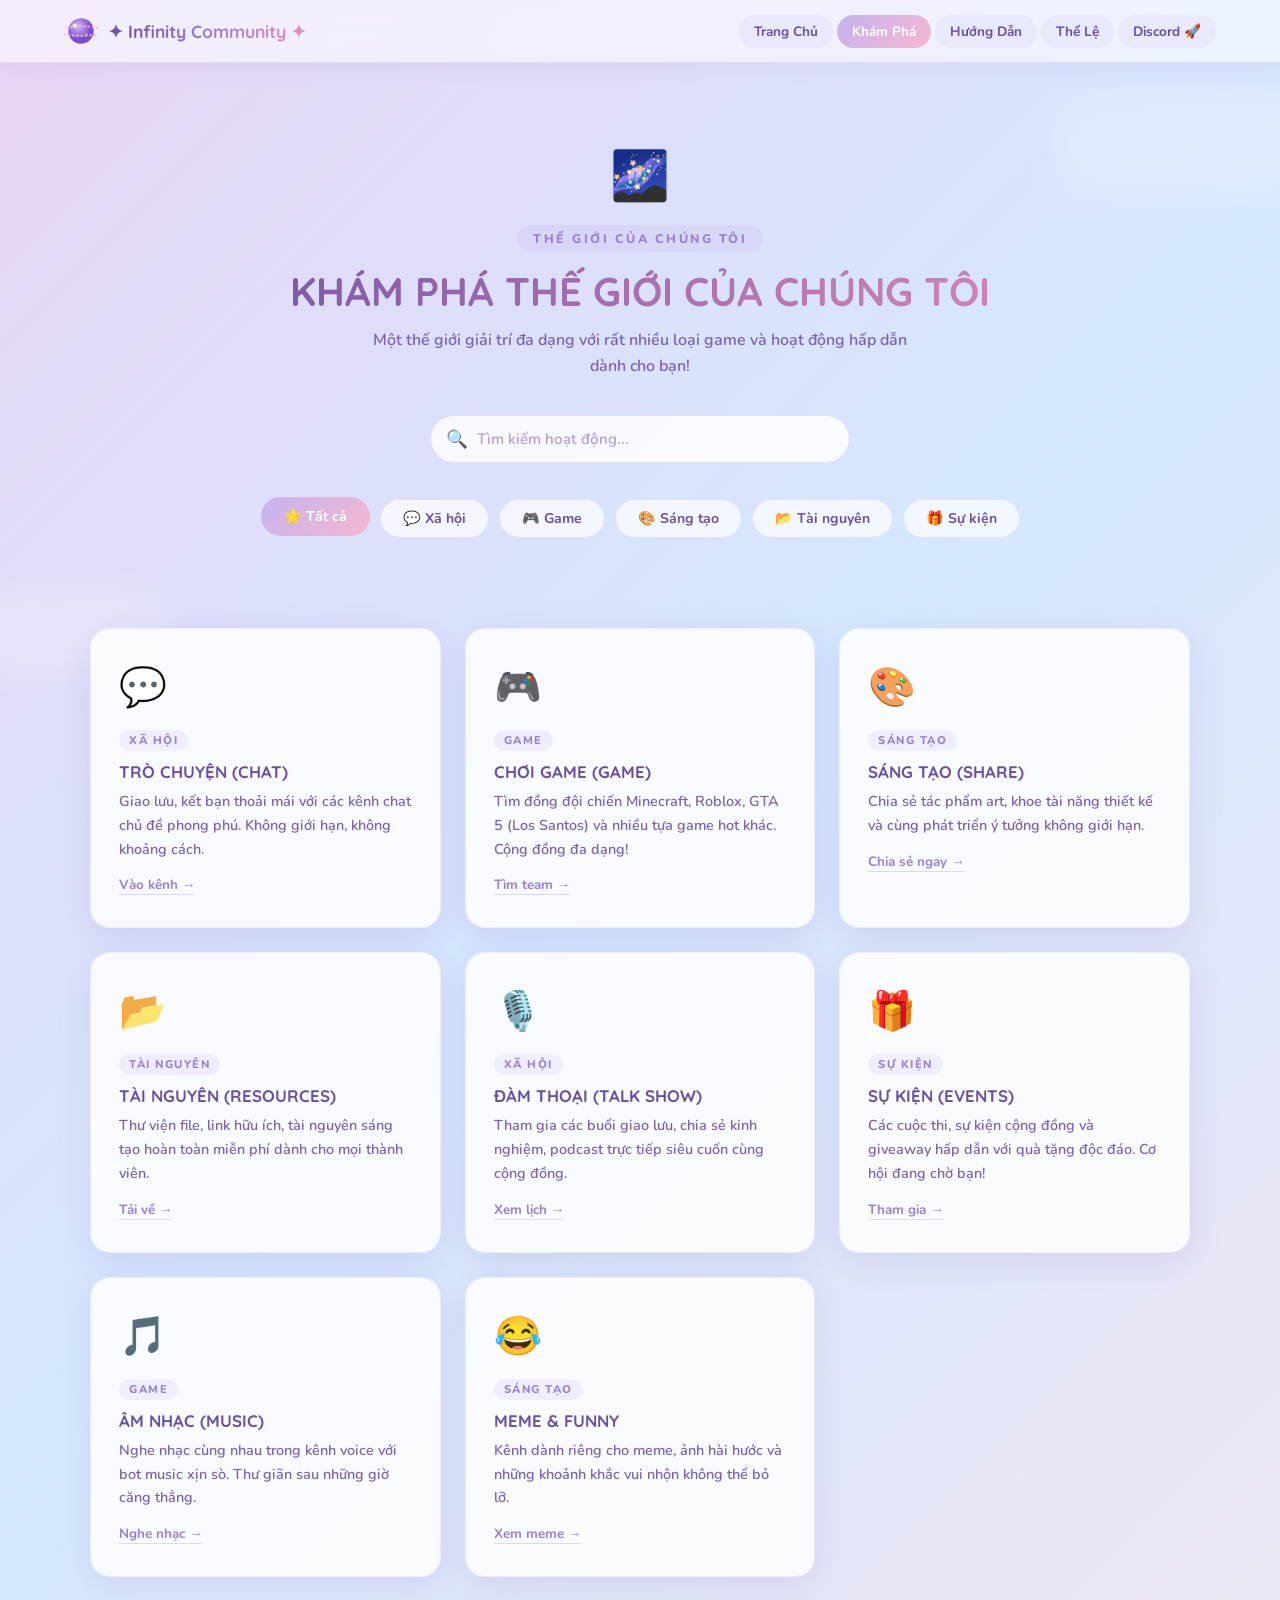
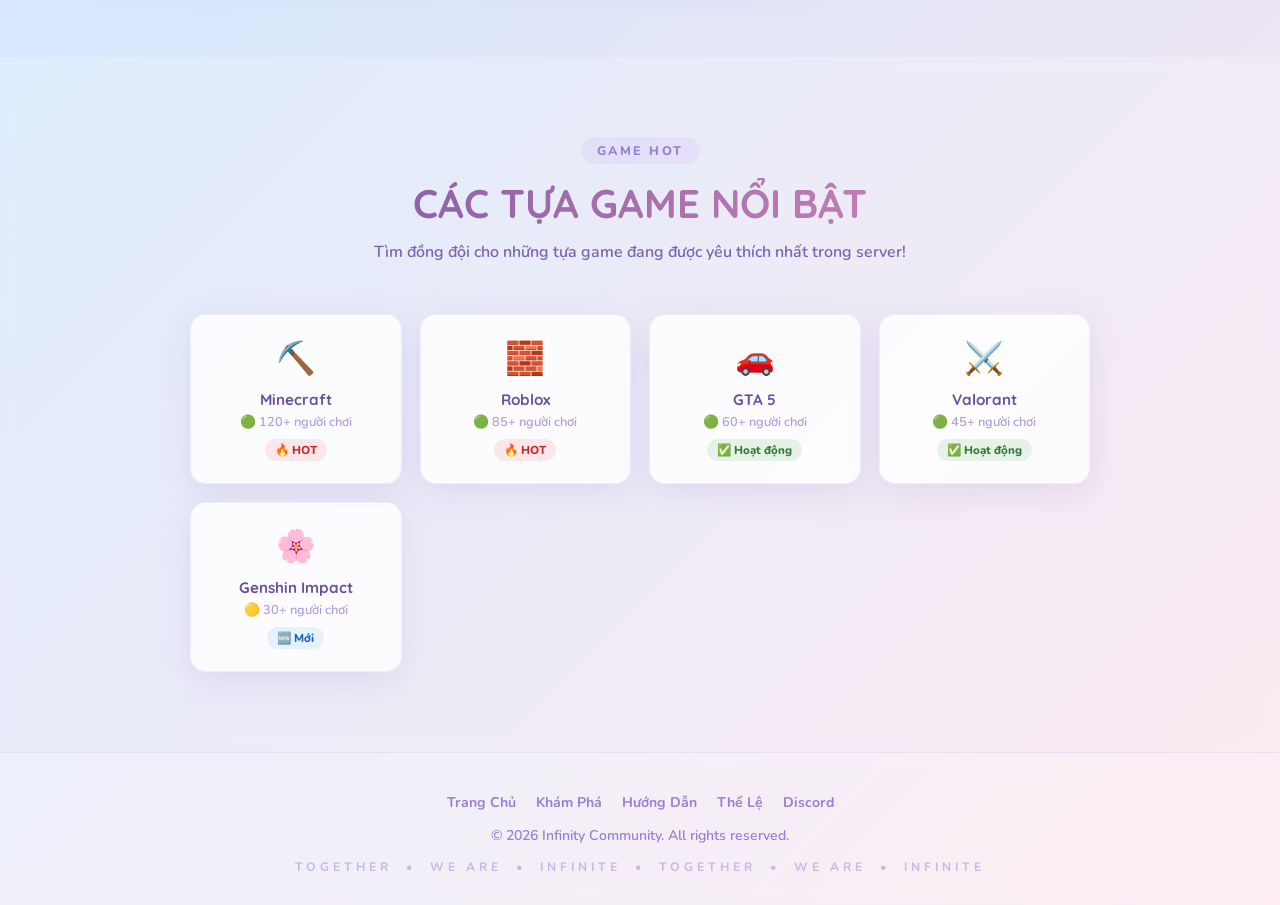
<file: kham-pha.html>
<!DOCTYPE html>
<html lang="vi">
<head>
  <meta charset="UTF-8" />
  <meta name="viewport" content="width=device-width, initial-scale=1.0" />
  <title>✦ Khám Phá — Infinity Community</title>
  <link rel="icon" type="image/svg+xml" href="data:image/svg+xml,%3Csvg xmlns='http://www.w3.org/2000/svg' viewBox='0 0 64 64'%3E%3Ccircle cx='32' cy='32' r='28' fill='%23b39ddb'/%3E%3Cellipse cx='32' cy='32' rx='44' ry='10' fill='none' stroke='%23f8bbd0' stroke-width='3' opacity='0.8'/%3E%3C/svg%3E" />
  <link rel="stylesheet" href="shared.css" />
  <style>
    /* ── PAGE HERO ────────────────────────────────────── */
    .page-hero {
      padding: 80px 5% 50px;
      text-align: center;
    }
    .page-hero-emoji { font-size: 3rem; margin-bottom: 16px; display: block; animation: float 3.5s ease-in-out infinite; }
    @keyframes float { 0%,100%{transform:translateY(0)} 50%{transform:translateY(-12px)} }

    /* ── FILTER BAR ───────────────────────────────────── */
    .filter-bar {
      display: flex;
      flex-wrap: wrap;
      gap: 10px;
      justify-content: center;
      margin-bottom: 40px;
    }
    .filter-btn {
      padding: 9px 22px;
      border-radius: var(--radius-btn);
      border: 1.5px solid rgba(197,179,240,0.35);
      background: rgba(255,255,255,0.7);
      color: var(--deep);
      font-weight: 700;
      font-size: 0.88rem;
      cursor: pointer;
      transition: background var(--t), color var(--t), transform var(--t), border-color var(--t);
      font-family: 'Nunito', sans-serif;
    }
    .filter-btn:hover, .filter-btn.active {
      background: linear-gradient(135deg, var(--lavender), var(--rose));
      color: white;
      border-color: transparent;
      transform: translateY(-2px);
    }

    /* ── SEARCH BOX ───────────────────────────────────── */
    .search-wrap {
      max-width: 420px;
      margin: 0 auto 36px;
      position: relative;
    }
    .search-wrap input {
      width: 100%;
      padding: 13px 20px 13px 46px;
      border-radius: var(--radius-btn);
      border: 1.5px solid rgba(197,179,240,0.4);
      background: rgba(255,255,255,0.8);
      font-family: 'Nunito', sans-serif;
      font-size: 0.95rem;
      font-weight: 600;
      color: var(--deep);
      outline: none;
      transition: border-color var(--t), box-shadow var(--t);
    }
    .search-wrap input:focus {
      border-color: var(--lavender);
      box-shadow: 0 0 0 3px rgba(197,179,240,0.25);
    }
    .search-wrap input::placeholder { color: #b39ddb; }
    .search-icon {
      position: absolute;
      left: 16px;
      top: 50%;
      transform: translateY(-50%);
      font-size: 1.1rem;
      pointer-events: none;
    }

    /* ── THEMES GRID ──────────────────────────────────── */
    .themes-grid {
      display: grid;
      grid-template-columns: repeat(auto-fill, minmax(280px, 1fr));
      gap: 24px;
      max-width: 1100px;
      margin: 0 auto;
    }
    .theme-card {
      background: var(--soft-white);
      border-radius: var(--radius-card);
      padding: 32px 28px;
      box-shadow: var(--shadow);
      border: 1.5px solid rgba(197,179,240,0.22);
      transition: transform var(--t), box-shadow var(--t), border-color var(--t), opacity var(--t);
      cursor: default;
      position: relative;
      overflow: hidden;
    }
    .theme-card::after {
      content: '';
      position: absolute;
      inset: 0;
      background: linear-gradient(135deg, rgba(197,179,240,0.07), rgba(245,184,208,0.07));
      opacity: 0;
      transition: opacity var(--t);
      pointer-events: none;
    }
    .theme-card:hover { transform: translateY(-8px) scale(1.02); box-shadow: var(--shadow-lg); border-color: rgba(197,179,240,0.5); }
    .theme-card:hover::after { opacity: 1; }
    .theme-card.hidden { opacity: 0; pointer-events: none; height: 0; padding: 0; margin: 0; overflow: hidden; border: none; }
    .card-icon {
      font-size: 2.4rem;
      margin-bottom: 14px;
      display: block;
      transition: transform var(--t);
    }
    .theme-card:hover .card-icon { transform: scale(1.15) rotate(-5deg); }
    .card-cat {
      display: inline-block;
      font-size: 0.7rem;
      font-weight: 800;
      letter-spacing: 1.5px;
      text-transform: uppercase;
      color: var(--mid);
      background: rgba(197,179,240,0.18);
      padding: 3px 10px;
      border-radius: 20px;
      margin-bottom: 10px;
    }
    .card-title {
      font-family: 'Quicksand', sans-serif;
      font-weight: 700;
      font-size: 1.05rem;
      color: var(--deep);
      margin-bottom: 8px;
    }
    .card-desc { font-size: 0.9rem; color: #7c62b0; line-height: 1.65; font-weight: 600; }
    .card-link {
      display: inline-block;
      margin-top: 14px;
      font-size: 0.84rem;
      font-weight: 700;
      color: var(--mid);
      text-decoration: none;
      border-bottom: 1.5px solid rgba(197,179,240,0.5);
      transition: color var(--t), border-color var(--t);
    }
    .card-link:hover { color: var(--deep); border-color: var(--deep); }

    /* ── NO RESULTS ───────────────────────────────────── */
    .no-results {
      text-align: center;
      padding: 60px 20px;
      color: #b39ddb;
      font-weight: 700;
      font-size: 1rem;
      display: none;
    }
    .no-results.show { display: block; }

    /* ── GAMES SHOWCASE ───────────────────────────────── */
    #games-section { padding: 80px 5%; background: rgba(255,255,255,0.22); backdrop-filter: blur(6px); }
    .games-grid {
      display: grid;
      grid-template-columns: repeat(auto-fill, minmax(200px, 1fr));
      gap: 18px;
      max-width: 900px;
      margin: 0 auto;
    }
    .game-card {
      background: var(--soft-white);
      border-radius: 16px;
      padding: 22px 18px;
      text-align: center;
      box-shadow: var(--shadow);
      border: 1.5px solid rgba(197,179,240,0.2);
      transition: transform var(--t), box-shadow var(--t);
    }
    .game-card:hover { transform: translateY(-5px) scale(1.03); box-shadow: var(--shadow-lg); }
    .game-icon { font-size: 2rem; margin-bottom: 10px; display: block; }
    .game-name {
      font-family: 'Quicksand', sans-serif;
      font-weight: 700;
      font-size: 0.95rem;
      color: var(--deep);
      margin-bottom: 4px;
    }
    .game-players { font-size: 0.8rem; color: #b39ddb; font-weight: 600; }
    .game-status {
      display: inline-block;
      margin-top: 8px;
      font-size: 0.72rem;
      font-weight: 800;
      padding: 3px 10px;
      border-radius: 50px;
    }
    .status-hot { background: rgba(239,83,80,0.12); color: #c62828; }
    .status-active { background: rgba(102,187,106,0.15); color: #2e7d32; }
    .status-new { background: rgba(100,181,246,0.15); color: #1565c0; }
  </style>
</head>
<body>

<div class="starfield" id="starfield" aria-hidden="true"></div>
<div class="cloud" style="width:280px;height:110px;top:10%;right:-50px;--dur:20s;--dx:-35px;--dy:18px;"></div>
<div class="cloud" style="width:200px;height:85px;bottom:25%;left:-30px;--dur:24s;--dx:28px;--dy:-12px;"></div>

<nav>
  <a href="trang-chu.html" class="nav-logo">
    <svg width="34" height="34" viewBox="0 0 64 64" xmlns="http://www.w3.org/2000/svg">
      <defs><radialGradient id="pg" cx="38%" cy="32%"><stop offset="0%" stop-color="#d9b8f5"/><stop offset="100%" stop-color="#7c4dcc"/></radialGradient></defs>
      <circle cx="32" cy="32" r="24" fill="url(#pg)"/>
      <ellipse cx="32" cy="32" rx="42" ry="9" fill="none" stroke="#f5b8d0" stroke-width="3.5" stroke-dasharray="5 3" opacity="0.85"/>
      <circle cx="20" cy="22" r="4" fill="#fff9c4" opacity="0.9"/>
      <circle cx="42" cy="38" r="2.5" fill="#f48fb1" opacity="0.85"/>
    </svg>
    <span>✦ Infinity Community ✦</span>
  </a>
  <button class="hamburger" id="hamburger" aria-label="Menu"><span></span><span></span><span></span></button>
  <ul class="nav-links" id="navLinks">
    <li><a href="trang-chu.html">Trang Chủ</a></li>
    <li><a href="kham-pha.html">Khám Phá</a></li>
    <li><a href="huong-dan.html">Hướng Dẫn</a></li>
    <li><a href="the-le.html">Thể Lệ</a></li>
    <li><a href="https://discord.gg/eEqWgBvBZ" target="_blank" rel="noopener">Discord 🚀</a></li>
  </ul>
</nav>

<main>

  <!-- PAGE HERO -->
  <section class="page-hero">
    <span class="page-hero-emoji">🌌</span>
    <div class="section-label">Thế giới của chúng tôi</div>
    <h1 class="section-title">KHÁM PHÁ THẾ GIỚI CỦA CHÚNG TÔI</h1>
    <p class="section-sub" style="margin:0 auto 36px;">Một thế giới giải trí đa dạng với rất nhiều loại game và hoạt động hấp dẫn dành cho bạn!</p>

    <!-- Search -->
    <div class="search-wrap">
      <span class="search-icon">🔍</span>
      <input type="text" id="searchBox" placeholder="Tìm kiếm hoạt động..." autocomplete="off" />
    </div>

    <!-- Filter -->
    <div class="filter-bar">
      <button class="filter-btn active" data-filter="all">🌟 Tất cả</button>
      <button class="filter-btn" data-filter="social">💬 Xã hội</button>
      <button class="filter-btn" data-filter="game">🎮 Game</button>
      <button class="filter-btn" data-filter="creative">🎨 Sáng tạo</button>
      <button class="filter-btn" data-filter="resource">📂 Tài nguyên</button>
      <button class="filter-btn" data-filter="event">🎁 Sự kiện</button>
    </div>
  </section>

  <!-- THEMES GRID -->
  <section style="padding:0 5% 80px;">
    <div class="themes-grid" id="themesGrid">

      <div class="theme-card reveal" data-cat="social" data-keywords="trò chuyện chat kết bạn giao lưu">
        <span class="card-icon">💬</span>
        <span class="card-cat">Xã hội</span>
        <div class="card-title">TRÒ CHUYỆN (CHAT)</div>
        <p class="card-desc">Giao lưu, kết bạn thoải mái với các kênh chat chủ đề phong phú. Không giới hạn, không khoảng cách.</p>
        <a href="https://discord.gg/eEqWgBvBZ" target="_blank" rel="noopener" class="card-link">Vào kênh →</a>
      </div>

      <div class="theme-card reveal" data-cat="game" data-keywords="game minecraft roblox gta chơi đồng đội">
        <span class="card-icon">🎮</span>
        <span class="card-cat">Game</span>
        <div class="card-title">CHƠI GAME (GAME)</div>
        <p class="card-desc">Tìm đồng đội chiến Minecraft, Roblox, GTA 5 (Los Santos) và nhiều tựa game hot khác. Cộng đồng đa dạng!</p>
        <a href="https://discord.gg/eEqWgBvBZ" target="_blank" rel="noopener" class="card-link">Tìm team →</a>
      </div>

      <div class="theme-card reveal" data-cat="creative" data-keywords="sáng tạo art thiết kế chia sẻ tác phẩm">
        <span class="card-icon">🎨</span>
        <span class="card-cat">Sáng tạo</span>
        <div class="card-title">SÁNG TẠO (SHARE)</div>
        <p class="card-desc">Chia sẻ tác phẩm art, khoe tài năng thiết kế và cùng phát triển ý tưởng không giới hạn.</p>
        <a href="https://discord.gg/eEqWgBvBZ" target="_blank" rel="noopener" class="card-link">Chia sẻ ngay →</a>
      </div>

      <div class="theme-card reveal" data-cat="resource" data-keywords="tài nguyên file link miễn phí thư viện">
        <span class="card-icon">📂</span>
        <span class="card-cat">Tài nguyên</span>
        <div class="card-title">TÀI NGUYÊN (RESOURCES)</div>
        <p class="card-desc">Thư viện file, link hữu ích, tài nguyên sáng tạo hoàn toàn miễn phí dành cho mọi thành viên.</p>
        <a href="https://discord.gg/eEqWgBvBZ" target="_blank" rel="noopener" class="card-link">Tải về →</a>
      </div>

      <div class="theme-card reveal" data-cat="social" data-keywords="talk show podcast giao lưu chia sẻ kinh nghiệm trực tiếp">
        <span class="card-icon">🎙️</span>
        <span class="card-cat">Xã hội</span>
        <div class="card-title">ĐÀM THOẠI (TALK SHOW)</div>
        <p class="card-desc">Tham gia các buổi giao lưu, chia sẻ kinh nghiệm, podcast trực tiếp siêu cuốn cùng cộng đồng.</p>
        <a href="https://discord.gg/eEqWgBvBZ" target="_blank" rel="noopener" class="card-link">Xem lịch →</a>
      </div>

      <div class="theme-card reveal" data-cat="event" data-keywords="sự kiện giveaway cuộc thi quà tặng">
        <span class="card-icon">🎁</span>
        <span class="card-cat">Sự kiện</span>
        <div class="card-title">SỰ KIỆN (EVENTS)</div>
        <p class="card-desc">Các cuộc thi, sự kiện cộng đồng và giveaway hấp dẫn với quà tặng độc đáo. Cơ hội đang chờ bạn!</p>
        <a href="https://discord.gg/eEqWgBvBZ" target="_blank" rel="noopener" class="card-link">Tham gia →</a>
      </div>

      <div class="theme-card reveal" data-cat="game" data-keywords="music âm nhạc nghe nhạc kênh music bot">
        <span class="card-icon">🎵</span>
        <span class="card-cat">Game</span>
        <div class="card-title">ÂM NHẠC (MUSIC)</div>
        <p class="card-desc">Nghe nhạc cùng nhau trong kênh voice với bot music xịn sò. Thư giãn sau những giờ căng thẳng.</p>
        <a href="https://discord.gg/eEqWgBvBZ" target="_blank" rel="noopener" class="card-link">Nghe nhạc →</a>
      </div>

      <div class="theme-card reveal" data-cat="creative" data-keywords="ảnh meme funny hài hước vui vẻ">
        <span class="card-icon">😂</span>
        <span class="card-cat">Sáng tạo</span>
        <div class="card-title">MEME & FUNNY</div>
        <p class="card-desc">Kênh dành riêng cho meme, ảnh hài hước và những khoảnh khắc vui nhộn không thể bỏ lỡ.</p>
        <a href="https://discord.gg/eEqWgBvBZ" target="_blank" rel="noopener" class="card-link">Xem meme →</a>
      </div>

    </div>
    <div class="no-results" id="noResults">🔍 Không tìm thấy kết quả nào. Thử từ khóa khác nhé!</div>
  </section>

  <!-- GAMES SHOWCASE -->
  <section id="games-section">
    <div class="section-header">
      <div class="section-label">Game hot</div>
      <h2 class="section-title">CÁC TỰA GAME NỔI BẬT</h2>
      <p class="section-sub">Tìm đồng đội cho những tựa game đang được yêu thích nhất trong server!</p>
    </div>
    <div class="games-grid">
      <div class="game-card reveal">
        <span class="game-icon">⛏️</span>
        <div class="game-name">Minecraft</div>
        <div class="game-players">🟢 120+ người chơi</div>
        <span class="game-status status-hot">🔥 HOT</span>
      </div>
      <div class="game-card reveal">
        <span class="game-icon">🧱</span>
        <div class="game-name">Roblox</div>
        <div class="game-players">🟢 85+ người chơi</div>
        <span class="game-status status-hot">🔥 HOT</span>
      </div>
      <div class="game-card reveal">
        <span class="game-icon">🚗</span>
        <div class="game-name">GTA 5</div>
        <div class="game-players">🟢 60+ người chơi</div>
        <span class="game-status status-active">✅ Hoạt động</span>
      </div>
      <div class="game-card reveal">
        <span class="game-icon">⚔️</span>
        <div class="game-name">Valorant</div>
        <div class="game-players">🟢 45+ người chơi</div>
        <span class="game-status status-active">✅ Hoạt động</span>
      </div>
      <div class="game-card reveal">
        <span class="game-icon">🌸</span>
        <div class="game-name">Genshin Impact</div>
        <div class="game-players">🟡 30+ người chơi</div>
        <span class="game-status status-new">🆕 Mới</span>
      </div>
    </div>
  </section>

</main>

<footer>
  <div class="footer-links">
    <a href="trang-chu.html">Trang Chủ</a>
    <a href="kham-pha.html">Khám Phá</a>
    <a href="huong-dan.html">Hướng Dẫn</a>
    <a href="the-le.html">Thể Lệ</a>
    <a href="https://discord.gg/eEqWgBvBZ" target="_blank" rel="noopener">Discord</a>
  </div>
  <p class="footer-copy">© 2026 Infinity Community. All rights reserved.</p>
  <div class="footer-ticker-wrap">
    <span class="footer-ticker">TOGETHER &nbsp;•&nbsp; WE ARE &nbsp;•&nbsp; INFINITE &nbsp;•&nbsp; TOGETHER &nbsp;•&nbsp; WE ARE &nbsp;•&nbsp; INFINITE</span>
  </div>
</footer>

<button id="back-top" aria-label="Về đầu trang">↑</button>

<script src="shared.js"></script>
<script>
  /* Filter + Search */
  const cards = document.querySelectorAll('.theme-card');
  const noResults = document.getElementById('noResults');
  const searchBox = document.getElementById('searchBox');

  function filterCards() {
    const active = document.querySelector('.filter-btn.active').dataset.filter;
    const query = searchBox.value.toLowerCase().trim();
    let visible = 0;
    cards.forEach(card => {
      const catMatch = active === 'all' || card.dataset.cat === active;
      const kwMatch = !query || card.dataset.keywords.includes(query) || card.querySelector('.card-title').textContent.toLowerCase().includes(query);
      const show = catMatch && kwMatch;
      card.classList.toggle('hidden', !show);
      if (show) visible++;
    });
    noResults.classList.toggle('show', visible === 0);
  }

  document.querySelectorAll('.filter-btn').forEach(btn => {
    btn.addEventListener('click', () => {
      document.querySelectorAll('.filter-btn').forEach(b => b.classList.remove('active'));
      btn.classList.add('active');
      filterCards();
    });
  });

  searchBox.addEventListener('input', filterCards);
</script>
</body>
</html>
</file>
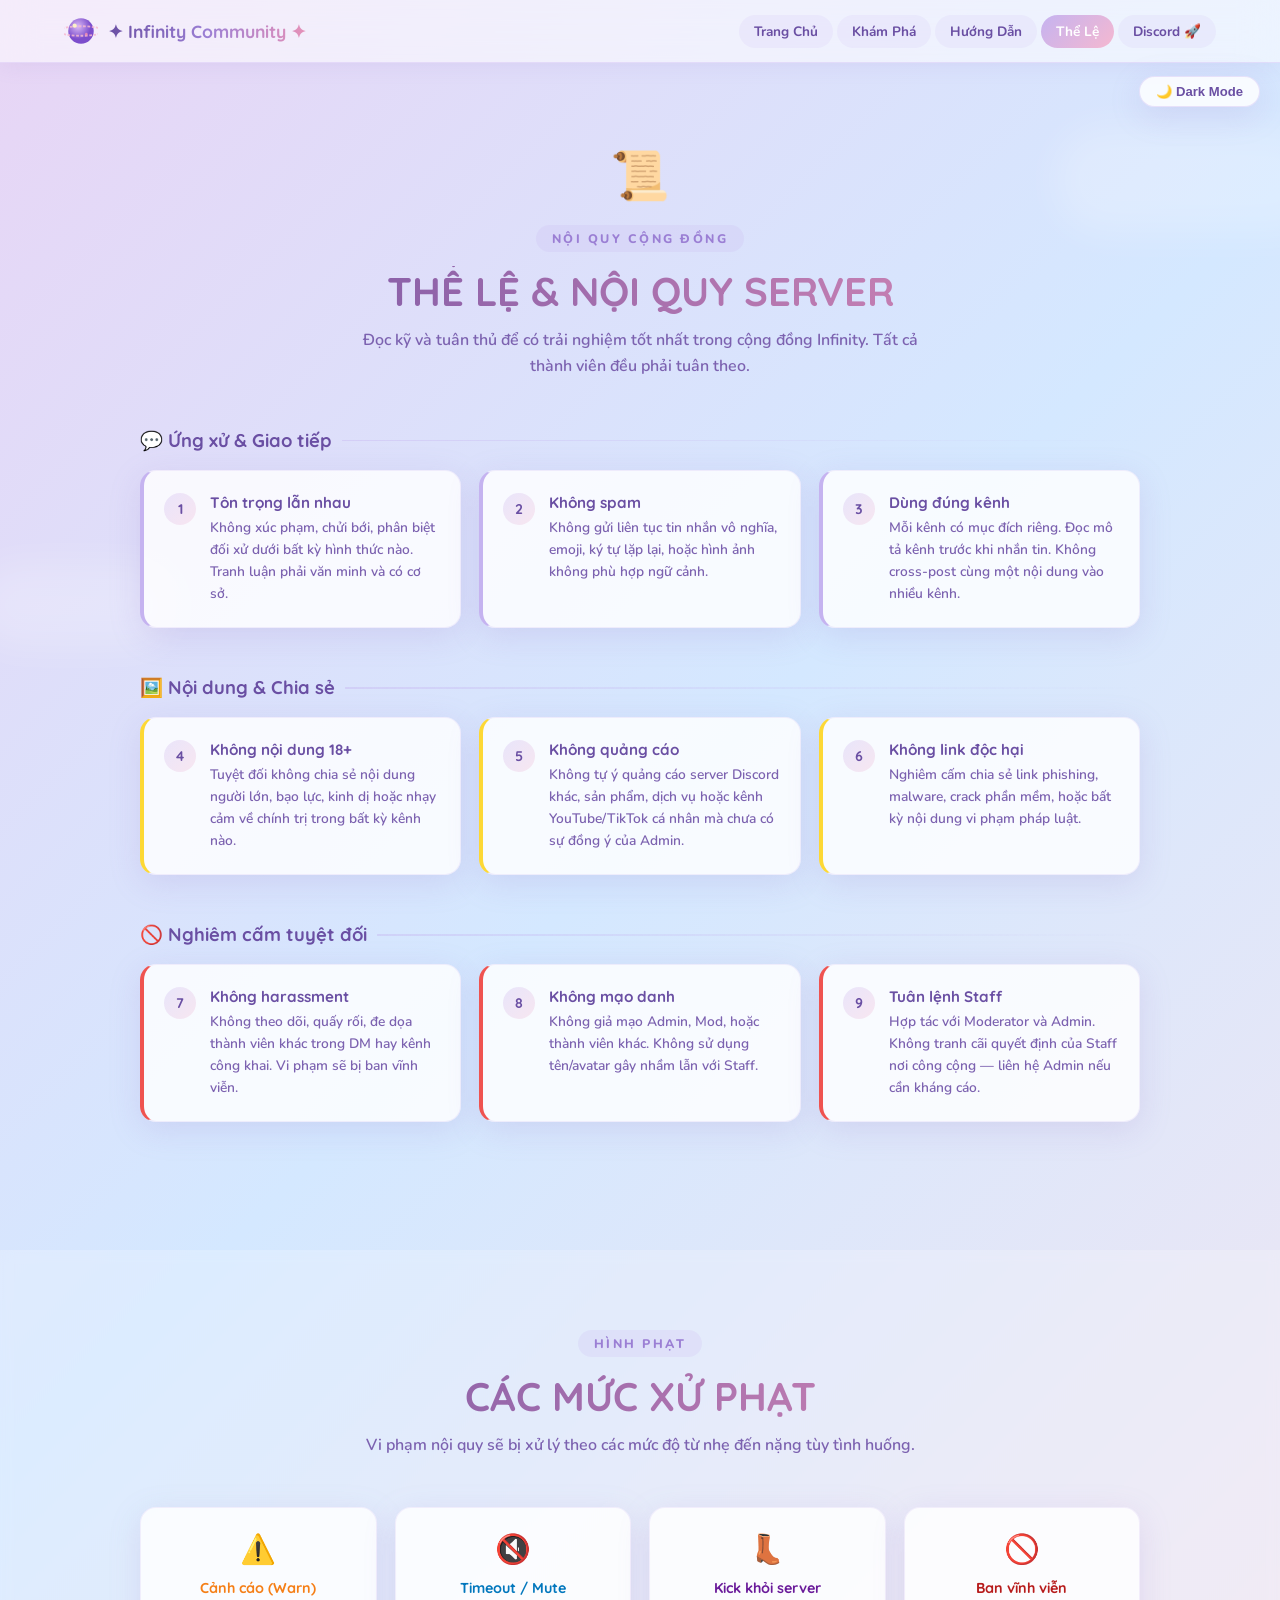
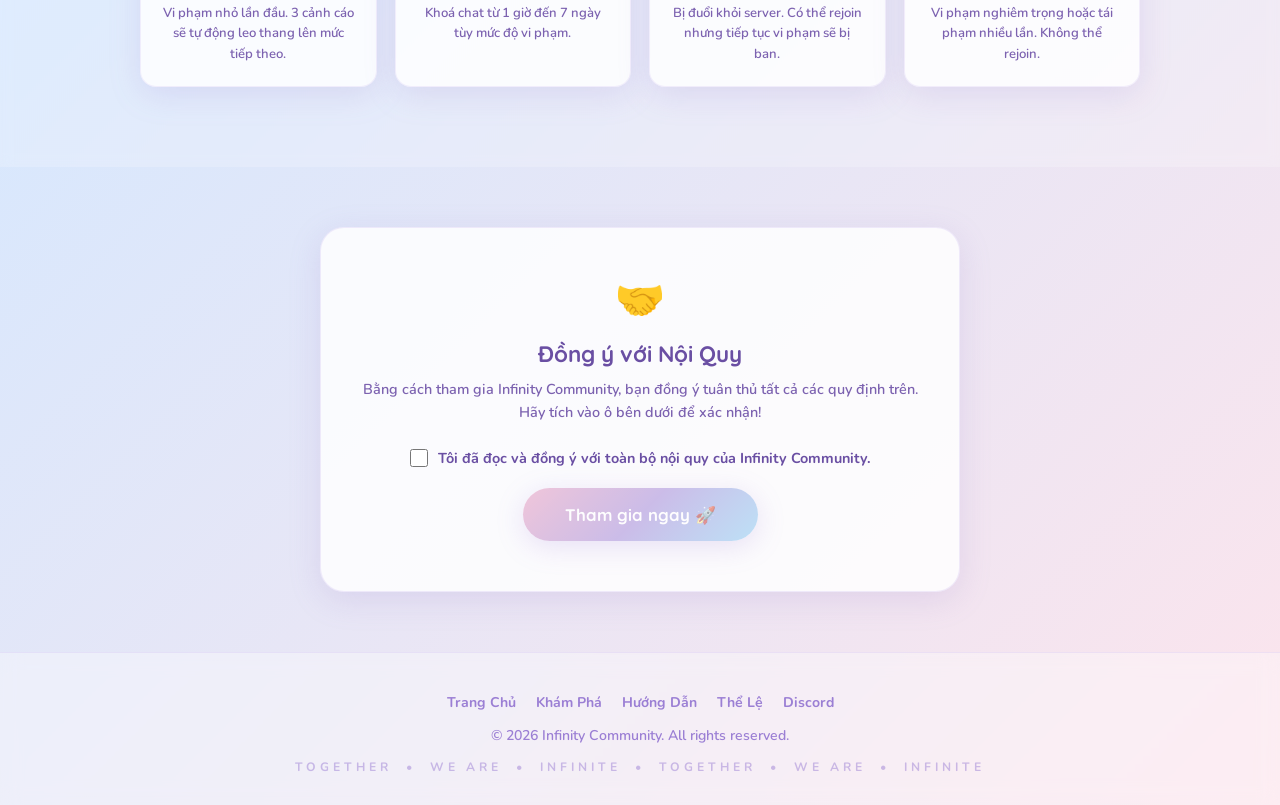
<file: the-le.html>
<!DOCTYPE html>
<html lang="vi">
<head>
  <meta charset="UTF-8" />
  <meta name="viewport" content="width=device-width, initial-scale=1.0" />
  <title>✦ Thể Lệ — Infinity Community</title>
  <link rel="icon" type="image/svg+xml" href="data:image/svg+xml,%3Csvg xmlns='http://www.w3.org/2000/svg' viewBox='0 0 64 64'%3E%3Ccircle cx='32' cy='32' r='28' fill='%23b39ddb'/%3E%3Cellipse cx='32' cy='32' rx='44' ry='10' fill='none' stroke='%23f8bbd0' stroke-width='3' opacity='0.8'/%3E%3C/svg%3E" />
  <link rel="stylesheet" href="shared.css" />
  <style>
    /* ── DARK MODE ────────────────────────────────────── */
    body.dark {
      background: linear-gradient(135deg, #1a1030 0%, #0d1a2e 40%, #1e0d1a 100%);
      color: #d4bfff;
    }
    body.dark nav { background: rgba(20,12,40,0.75); border-color: rgba(100,80,160,0.3); }
    body.dark .card,
    body.dark .rule-card,
    body.dark .penalty-card,
    body.dark .progress-wrap,
    body.dark .roles-block { background: rgba(30,18,55,0.85); border-color: rgba(100,80,160,0.3); }
    body.dark .rule-title,
    body.dark .rule-num { color: #c9b3f5; }
    body.dark .rule-desc { color: #a89dd4; }
    body.dark footer { background: rgba(20,12,40,0.7); border-color: rgba(100,80,160,0.3); }
    body.dark .nav-links a { color: #c9b3f5; }
    body.dark .section-sub { color: #a89dd4; }
    body.dark .penalty-card { background: rgba(30,18,55,0.85); }

    /* ── DARK TOGGLE ──────────────────────────────────── */
    .dark-toggle {
      position: fixed;
      top: 76px;
      right: 20px;
      z-index: 150;
      background: var(--soft-white);
      border: 1.5px solid rgba(197,179,240,0.35);
      border-radius: 50px;
      padding: 7px 16px;
      font-size: 0.82rem;
      font-weight: 700;
      color: var(--deep);
      cursor: pointer;
      box-shadow: var(--shadow);
      transition: background var(--t), color var(--t);
      display: flex;
      align-items: center;
      gap: 6px;
    }
    body.dark .dark-toggle { background: rgba(30,18,55,0.9); color: #c9b3f5; border-color: rgba(100,80,160,0.4); }

    /* ── PAGE HERO ────────────────────────────────────── */
    .page-hero { padding: 80px 5% 50px; text-align: center; }
    .page-hero-emoji { font-size: 3rem; display: block; margin-bottom: 16px; animation: float 3.5s ease-in-out infinite; }
    @keyframes float { 0%,100%{transform:translateY(0)} 50%{transform:translateY(-12px)} }

    /* ── RULES SECTION ────────────────────────────────── */
    #rules { padding: 0 5% 80px; }
    .rules-layout { max-width: 1000px; margin: 0 auto; }

    .rule-group { margin-bottom: 48px; }
    .rule-group-title {
      font-family: 'Quicksand', sans-serif;
      font-weight: 700;
      font-size: 1.15rem;
      color: var(--deep);
      margin-bottom: 18px;
      display: flex;
      align-items: center;
      gap: 10px;
    }
    .rule-group-title::after {
      content: '';
      flex: 1;
      height: 1.5px;
      background: linear-gradient(90deg, rgba(197,179,240,0.4), transparent);
    }

    .rules-grid {
      display: grid;
      grid-template-columns: repeat(auto-fill, minmax(280px, 1fr));
      gap: 18px;
    }
    .rule-card {
      background: var(--soft-white);
      border-radius: 16px;
      padding: 22px 20px;
      box-shadow: var(--shadow);
      border: 1.5px solid rgba(197,179,240,0.2);
      display: flex;
      gap: 14px;
      align-items: flex-start;
      transition: transform var(--t), box-shadow var(--t);
    }
    .rule-card:hover { transform: translateY(-4px); box-shadow: var(--shadow-lg); }
    .rule-card.warn { border-left: 4px solid #fdd835; }
    .rule-card.danger { border-left: 4px solid #ef5350; }
    .rule-card.info  { border-left: 4px solid var(--lavender); }
    .rule-num {
      flex-shrink: 0;
      width: 32px; height: 32px;
      border-radius: 50%;
      background: linear-gradient(135deg, rgba(197,179,240,0.3), rgba(245,184,208,0.3));
      font-family: 'Quicksand', sans-serif;
      font-weight: 700;
      font-size: 0.88rem;
      color: var(--deep);
      display: flex; align-items: center; justify-content: center;
    }
    .rule-body {}
    .rule-title {
      font-family: 'Quicksand', sans-serif;
      font-weight: 700;
      font-size: 0.95rem;
      color: var(--deep);
      margin-bottom: 5px;
    }
    .rule-desc { font-size: 0.86rem; color: #7c62b0; line-height: 1.6; font-weight: 600; }

    /* ── PENALTY TABLE ────────────────────────────────── */
    #penalty { padding: 80px 5%; background: rgba(255,255,255,0.2); backdrop-filter: blur(6px); }
    .penalty-grid {
      display: grid;
      grid-template-columns: repeat(auto-fill, minmax(230px, 1fr));
      gap: 18px;
      max-width: 1000px;
      margin: 0 auto;
    }
    .penalty-card {
      background: var(--soft-white);
      border-radius: 16px;
      padding: 22px 20px;
      text-align: center;
      box-shadow: var(--shadow);
      border: 1.5px solid rgba(197,179,240,0.2);
      transition: transform var(--t);
    }
    .penalty-card:hover { transform: translateY(-4px); }
    .penalty-icon { font-size: 1.8rem; margin-bottom: 10px; display: block; }
    .penalty-level {
      font-family: 'Quicksand', sans-serif;
      font-weight: 700;
      font-size: 0.9rem;
      margin-bottom: 6px;
    }
    .level-warn { color: #f57f17; }
    .level-mute { color: #0277bd; }
    .level-kick { color: #6a1b9a; }
    .level-ban  { color: #b71c1c; }
    .penalty-desc { font-size: 0.82rem; color: #7c62b0; font-weight: 600; line-height: 1.55; }

    /* ── AGREEMENT ────────────────────────────────────── */
    #agreement { padding: 60px 5%; text-align: center; }
    .agreement-box {
      background: var(--soft-white);
      border-radius: 24px;
      padding: 44px 36px;
      max-width: 640px;
      margin: 0 auto;
      box-shadow: var(--shadow);
      border: 1.5px solid rgba(197,179,240,0.25);
    }
    .agreement-emoji { font-size: 2.5rem; margin-bottom: 14px; display: block; }
    .agreement-title {
      font-family: 'Quicksand', sans-serif;
      font-weight: 700;
      font-size: 1.4rem;
      color: var(--deep);
      margin-bottom: 10px;
    }
    .agreement-sub { color: #7c62b0; font-size: 0.9rem; font-weight: 600; margin-bottom: 24px; line-height: 1.6; }
    .agree-check-wrap {
      display: flex;
      align-items: center;
      gap: 10px;
      justify-content: center;
      margin-bottom: 20px;
      font-weight: 700;
      font-size: 0.9rem;
      color: var(--deep);
      cursor: pointer;
    }
    .agree-check-wrap input { accent-color: var(--mid); width: 18px; height: 18px; }
    #agreeBtn { opacity: 0.5; pointer-events: none; transition: opacity var(--t); }
    #agreeBtn.ready { opacity: 1; pointer-events: auto; }
  </style>
</head>
<body>

<div class="starfield" id="starfield" aria-hidden="true"></div>
<div class="cloud" style="width:270px;height:108px;top:14%;right:-45px;--dur:23s;--dx:-32px;--dy:14px;"></div>
<div class="cloud" style="width:200px;height:85px;bottom:28%;left:-25px;--dur:20s;--dx:26px;--dy:-18px;"></div>

<button class="dark-toggle" id="darkToggle">🌙 Dark Mode</button>

<nav>
  <a href="trang-chu.html" class="nav-logo">
    <svg width="34" height="34" viewBox="0 0 64 64" xmlns="http://www.w3.org/2000/svg">
      <defs><radialGradient id="pg" cx="38%" cy="32%"><stop offset="0%" stop-color="#d9b8f5"/><stop offset="100%" stop-color="#7c4dcc"/></radialGradient></defs>
      <circle cx="32" cy="32" r="24" fill="url(#pg)"/>
      <ellipse cx="32" cy="32" rx="42" ry="9" fill="none" stroke="#f5b8d0" stroke-width="3.5" stroke-dasharray="5 3" opacity="0.85"/>
      <circle cx="20" cy="22" r="4" fill="#fff9c4" opacity="0.9"/>
      <circle cx="42" cy="38" r="2.5" fill="#f48fb1" opacity="0.85"/>
    </svg>
    <span>✦ Infinity Community ✦</span>
  </a>
  <button class="hamburger" id="hamburger" aria-label="Menu"><span></span><span></span><span></span></button>
  <ul class="nav-links" id="navLinks">
    <li><a href="trang-chu.html">Trang Chủ</a></li>
    <li><a href="kham-pha.html">Khám Phá</a></li>
    <li><a href="huong-dan.html">Hướng Dẫn</a></li>
    <li><a href="the-le.html">Thể Lệ</a></li>
    <li><a href="https://discord.gg/eEqWgBvBZ" target="_blank" rel="noopener">Discord 🚀</a></li>
  </ul>
</nav>

<main>

  <section class="page-hero">
    <span class="page-hero-emoji">📜</span>
    <div class="section-label">Nội quy cộng đồng</div>
    <h1 class="section-title">THỂ LỆ & NỘI QUY SERVER</h1>
    <p class="section-sub" style="margin:0 auto;">Đọc kỹ và tuân thủ để có trải nghiệm tốt nhất trong cộng đồng Infinity. Tất cả thành viên đều phải tuân theo.</p>
  </section>

  <section id="rules">
    <div class="rules-layout">

      <!-- Group 1: Ứng xử -->
      <div class="rule-group">
        <div class="rule-group-title">💬 Ứng xử & Giao tiếp</div>
        <div class="rules-grid">
          <div class="rule-card info reveal">
            <div class="rule-num">1</div>
            <div class="rule-body">
              <div class="rule-title">Tôn trọng lẫn nhau</div>
              <p class="rule-desc">Không xúc phạm, chửi bới, phân biệt đối xử dưới bất kỳ hình thức nào. Tranh luận phải văn minh và có cơ sở.</p>
            </div>
          </div>
          <div class="rule-card info reveal">
            <div class="rule-num">2</div>
            <div class="rule-body">
              <div class="rule-title">Không spam</div>
              <p class="rule-desc">Không gửi liên tục tin nhắn vô nghĩa, emoji, ký tự lặp lại, hoặc hình ảnh không phù hợp ngữ cảnh.</p>
            </div>
          </div>
          <div class="rule-card info reveal">
            <div class="rule-num">3</div>
            <div class="rule-body">
              <div class="rule-title">Dùng đúng kênh</div>
              <p class="rule-desc">Mỗi kênh có mục đích riêng. Đọc mô tả kênh trước khi nhắn tin. Không cross-post cùng một nội dung vào nhiều kênh.</p>
            </div>
          </div>
        </div>
      </div>

      <!-- Group 2: Nội dung -->
      <div class="rule-group">
        <div class="rule-group-title">🖼️ Nội dung & Chia sẻ</div>
        <div class="rules-grid">
          <div class="rule-card warn reveal">
            <div class="rule-num">4</div>
            <div class="rule-body">
              <div class="rule-title">Không nội dung 18+</div>
              <p class="rule-desc">Tuyệt đối không chia sẻ nội dung người lớn, bạo lực, kinh dị hoặc nhạy cảm về chính trị trong bất kỳ kênh nào.</p>
            </div>
          </div>
          <div class="rule-card warn reveal">
            <div class="rule-num">5</div>
            <div class="rule-body">
              <div class="rule-title">Không quảng cáo</div>
              <p class="rule-desc">Không tự ý quảng cáo server Discord khác, sản phẩm, dịch vụ hoặc kênh YouTube/TikTok cá nhân mà chưa có sự đồng ý của Admin.</p>
            </div>
          </div>
          <div class="rule-card warn reveal">
            <div class="rule-num">6</div>
            <div class="rule-body">
              <div class="rule-title">Không link độc hại</div>
              <p class="rule-desc">Nghiêm cấm chia sẻ link phishing, malware, crack phần mềm, hoặc bất kỳ nội dung vi phạm pháp luật.</p>
            </div>
          </div>
        </div>
      </div>

      <!-- Group 3: Nghiêm cấm -->
      <div class="rule-group">
        <div class="rule-group-title">🚫 Nghiêm cấm tuyệt đối</div>
        <div class="rules-grid">
          <div class="rule-card danger reveal">
            <div class="rule-num">7</div>
            <div class="rule-body">
              <div class="rule-title">Không harassment</div>
              <p class="rule-desc">Không theo dõi, quấy rối, đe dọa thành viên khác trong DM hay kênh công khai. Vi phạm sẽ bị ban vĩnh viễn.</p>
            </div>
          </div>
          <div class="rule-card danger reveal">
            <div class="rule-num">8</div>
            <div class="rule-body">
              <div class="rule-title">Không mạo danh</div>
              <p class="rule-desc">Không giả mạo Admin, Mod, hoặc thành viên khác. Không sử dụng tên/avatar gây nhầm lẫn với Staff.</p>
            </div>
          </div>
          <div class="rule-card danger reveal">
            <div class="rule-num">9</div>
            <div class="rule-body">
              <div class="rule-title">Tuân lệnh Staff</div>
              <p class="rule-desc">Hợp tác với Moderator và Admin. Không tranh cãi quyết định của Staff nơi công cộng — liên hệ Admin nếu cần kháng cáo.</p>
            </div>
          </div>
        </div>
      </div>

    </div>
  </section>

  <!-- PENALTY LEVELS -->
  <section id="penalty">
    <div class="section-header">
      <div class="section-label">Hình phạt</div>
      <h2 class="section-title">CÁC MỨC XỬ PHẠT</h2>
      <p class="section-sub">Vi phạm nội quy sẽ bị xử lý theo các mức độ từ nhẹ đến nặng tùy tình huống.</p>
    </div>
    <div class="penalty-grid">
      <div class="penalty-card reveal">
        <span class="penalty-icon">⚠️</span>
        <div class="penalty-level level-warn">Cảnh cáo (Warn)</div>
        <p class="penalty-desc">Vi phạm nhỏ lần đầu. 3 cảnh cáo sẽ tự động leo thang lên mức tiếp theo.</p>
      </div>
      <div class="penalty-card reveal">
        <span class="penalty-icon">🔇</span>
        <div class="penalty-level level-mute">Timeout / Mute</div>
        <p class="penalty-desc">Khoá chat từ 1 giờ đến 7 ngày tùy mức độ vi phạm.</p>
      </div>
      <div class="penalty-card reveal">
        <span class="penalty-icon">👢</span>
        <div class="penalty-level level-kick">Kick khỏi server</div>
        <p class="penalty-desc">Bị đuổi khỏi server. Có thể rejoin nhưng tiếp tục vi phạm sẽ bị ban.</p>
      </div>
      <div class="penalty-card reveal">
        <span class="penalty-icon">🚫</span>
        <div class="penalty-level level-ban">Ban vĩnh viễn</div>
        <p class="penalty-desc">Vi phạm nghiêm trọng hoặc tái phạm nhiều lần. Không thể rejoin.</p>
      </div>
    </div>
  </section>

  <!-- AGREEMENT -->
  <section id="agreement">
    <div class="agreement-box reveal">
      <span class="agreement-emoji">🤝</span>
      <h2 class="agreement-title">Đồng ý với Nội Quy</h2>
      <p class="agreement-sub">Bằng cách tham gia Infinity Community, bạn đồng ý tuân thủ tất cả các quy định trên. Hãy tích vào ô bên dưới để xác nhận!</p>
      <label class="agree-check-wrap">
        <input type="checkbox" id="agreeCheck" />
        Tôi đã đọc và đồng ý với toàn bộ nội quy của Infinity Community.
      </label>
      <a href="https://discord.gg/eEqWgBvBZ" target="_blank" rel="noopener" class="cta-btn" id="agreeBtn">
        <span>Tham gia ngay 🚀</span>
      </a>
    </div>
  </section>

</main>

<footer>
  <div class="footer-links">
    <a href="trang-chu.html">Trang Chủ</a>
    <a href="kham-pha.html">Khám Phá</a>
    <a href="huong-dan.html">Hướng Dẫn</a>
    <a href="the-le.html">Thể Lệ</a>
    <a href="https://discord.gg/eEqWgBvBZ" target="_blank" rel="noopener">Discord</a>
  </div>
  <p class="footer-copy">© 2026 Infinity Community. All rights reserved.</p>
  <div class="footer-ticker-wrap">
    <span class="footer-ticker">TOGETHER &nbsp;•&nbsp; WE ARE &nbsp;•&nbsp; INFINITE &nbsp;•&nbsp; TOGETHER &nbsp;•&nbsp; WE ARE &nbsp;•&nbsp; INFINITE</span>
  </div>
</footer>

<button id="back-top" aria-label="Về đầu trang">↑</button>

<script src="shared.js"></script>
<script>
  /* Dark mode */
  const toggle = document.getElementById('darkToggle');
  const saved = localStorage.getItem('ic-dark');
  if (saved === '1') { document.body.classList.add('dark'); toggle.textContent = '☀️ Light Mode'; }
  toggle.addEventListener('click', () => {
    const on = document.body.classList.toggle('dark');
    toggle.textContent = on ? '☀️ Light Mode' : '🌙 Dark Mode';
    localStorage.setItem('ic-dark', on ? '1' : '0');
  });

  /* Agreement */
  const check = document.getElementById('agreeCheck');
  const btn = document.getElementById('agreeBtn');
  check.addEventListener('change', () => btn.classList.toggle('ready', check.checked));
</script>
</body>
</html>
</file>
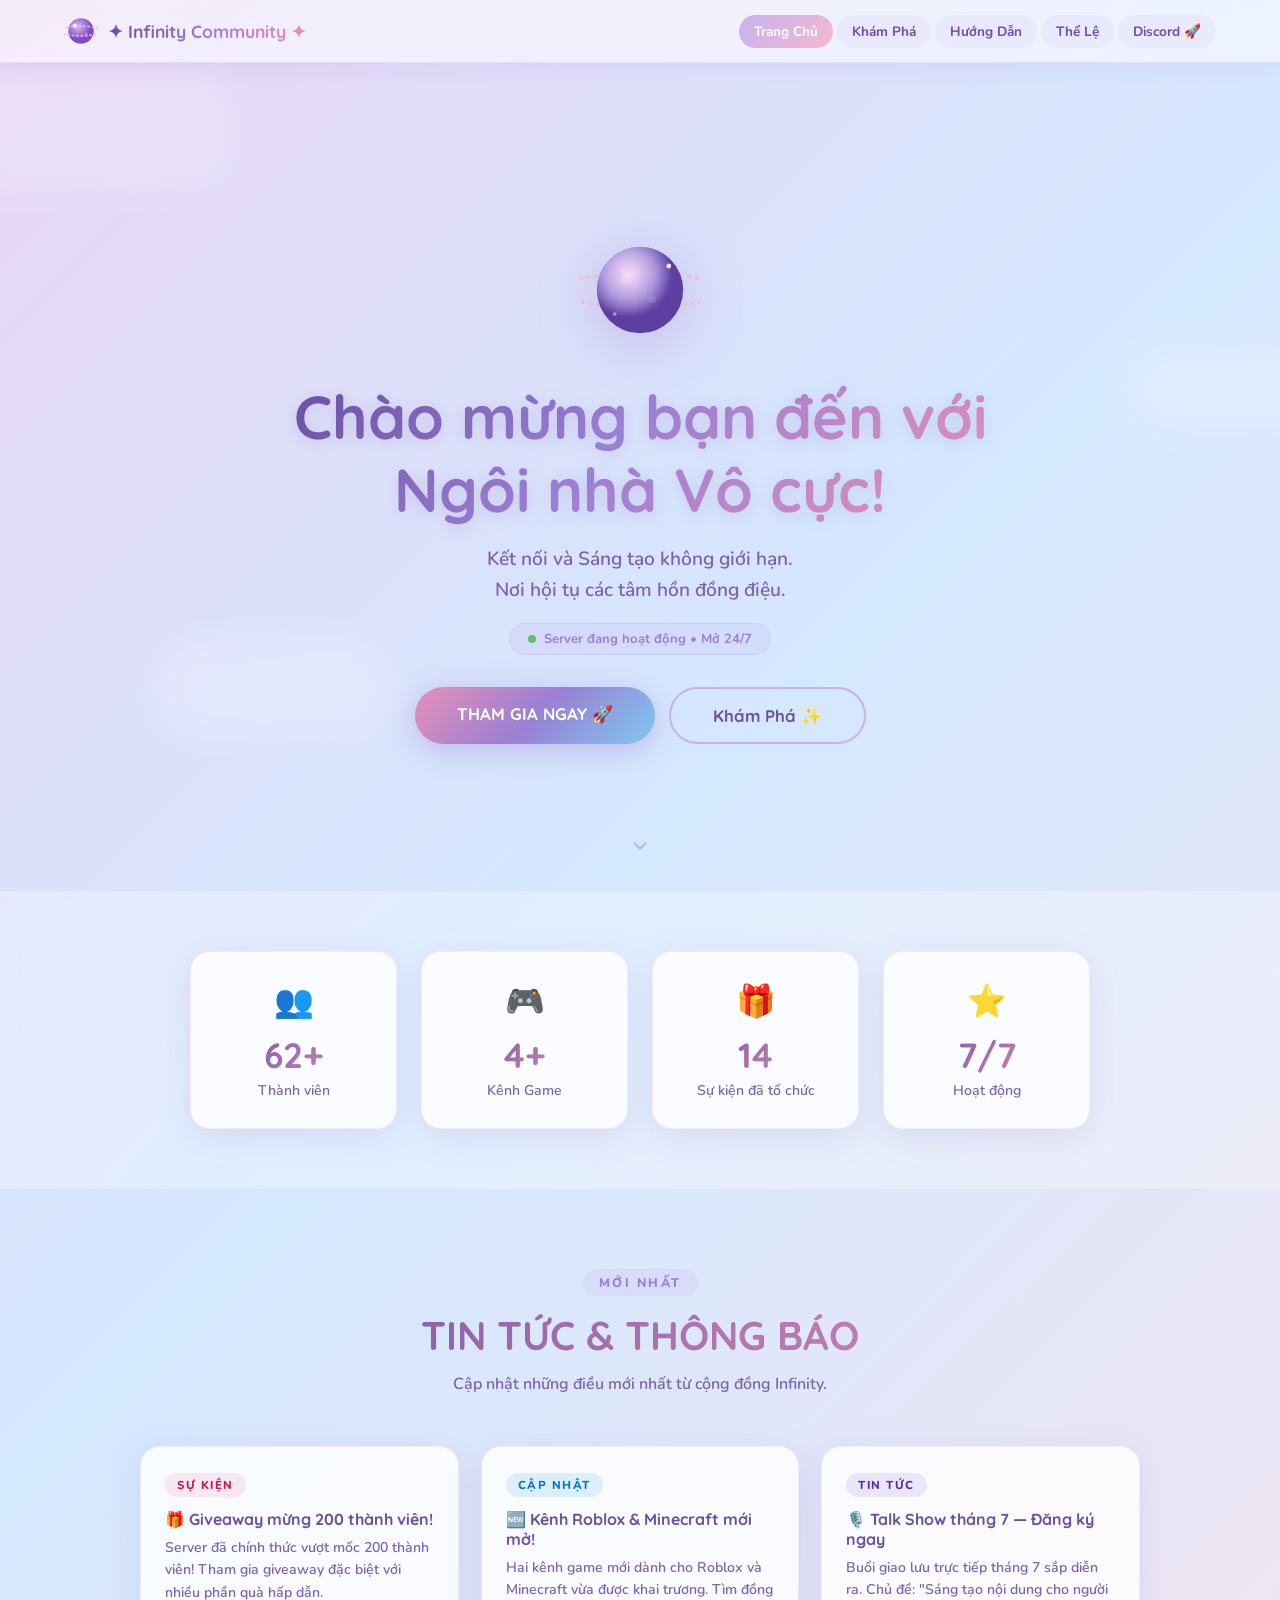
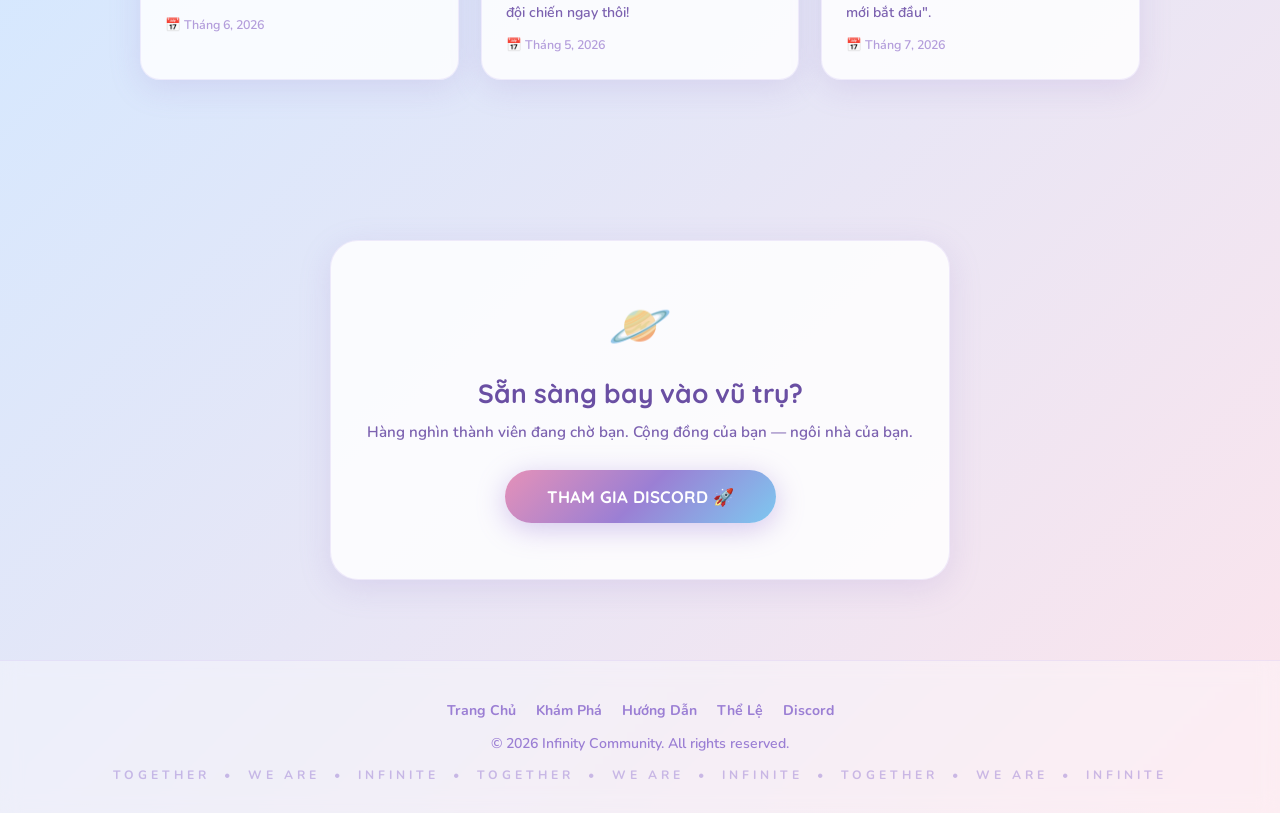
<file: trang-chu.html>
<!DOCTYPE html>
<html lang="vi">
<head>
  <meta charset="UTF-8" />
  <meta name="viewport" content="width=device-width, initial-scale=1.0" />
  <title>✦ Infinity Community — Trang Chủ</title>
  <link rel="icon" type="image/svg+xml" href="data:image/svg+xml,%3Csvg xmlns='http://www.w3.org/2000/svg' viewBox='0 0 64 64'%3E%3Ccircle cx='32' cy='32' r='28' fill='%23b39ddb'/%3E%3Cellipse cx='32' cy='32' rx='44' ry='10' fill='none' stroke='%23f8bbd0' stroke-width='3' opacity='0.8'/%3E%3C/svg%3E" />
  <link rel="stylesheet" href="shared.css" />
  <style>
    /* ── HERO ─────────────────────────────────────────── */
    #hero {
      min-height: 92vh;
      display: flex;
      flex-direction: column;
      align-items: center;
      justify-content: center;
      text-align: center;
      padding: 80px 5% 60px;
      position: relative;
    }
    .hero-planet {
      width: 120px;
      height: 120px;
      margin-bottom: 30px;
      animation: float 4s ease-in-out infinite;
      filter: drop-shadow(0 10px 28px rgba(150,120,200,0.38));
    }
    @keyframes float {
      0%,100% { transform: translateY(0); }
      50%      { transform: translateY(-16px); }
    }
    .hero-title {
      font-family: 'Quicksand', sans-serif;
      font-weight: 700;
      font-size: clamp(2rem, 5.5vw, 3.8rem);
      line-height: 1.2;
      background: linear-gradient(135deg, #6a4fa3 0%, #9b7fd4 45%, #e591b8 100%);
      -webkit-background-clip: text;
      -webkit-text-fill-color: transparent;
      background-clip: text;
      margin-bottom: 18px;
      filter: drop-shadow(0 3px 8px rgba(106,79,163,0.18));
    }
    .hero-sub {
      font-size: clamp(1rem, 2.5vw, 1.2rem);
      color: #7c62b0;
      font-weight: 600;
      max-width: 540px;
      margin: 0 auto 16px;
      line-height: 1.65;
    }
    .hero-badge {
      display: inline-flex;
      align-items: center;
      gap: 8px;
      background: rgba(197,179,240,0.2);
      border: 1.5px solid rgba(197,179,240,0.4);
      border-radius: 50px;
      padding: 6px 18px;
      font-size: 0.82rem;
      font-weight: 700;
      color: var(--mid);
      margin-bottom: 32px;
    }
    .pulse-dot {
      width: 8px; height: 8px;
      border-radius: 50%;
      background: #66bb6a;
      animation: pulse-green 1.6s ease-in-out infinite;
    }
    @keyframes pulse-green {
      0%,100% { box-shadow: 0 0 0 0 rgba(102,187,106,0.6); }
      50%      { box-shadow: 0 0 0 6px rgba(102,187,106,0); }
    }
    .hero-btns {
      display: flex;
      gap: 14px;
      flex-wrap: wrap;
      justify-content: center;
    }
    .scroll-hint {
      position: absolute;
      bottom: 28px;
      left: 50%;
      transform: translateX(-50%);
      opacity: 0.45;
      animation: bounce 2s ease-in-out infinite;
    }
    .scroll-hint svg { width: 22px; }
    @keyframes bounce {
      0%,100% { transform: translateX(-50%) translateY(0); }
      50%      { transform: translateX(-50%) translateY(8px); }
    }

    /* ── STATS COUNTER ────────────────────────────────── */
    #stats {
      padding: 60px 5%;
      background: rgba(255,255,255,0.28);
      backdrop-filter: blur(8px);
    }
    .stats-grid {
      display: grid;
      grid-template-columns: repeat(auto-fit, minmax(180px, 1fr));
      gap: 24px;
      max-width: 900px;
      margin: 0 auto;
    }
    .stat-card {
      background: var(--soft-white);
      border-radius: var(--radius-card);
      padding: 28px 20px;
      text-align: center;
      box-shadow: var(--shadow);
      border: 1.5px solid rgba(197,179,240,0.22);
    }
    .stat-icon { font-size: 2rem; margin-bottom: 10px; display: block; }
    .stat-num {
      font-family: 'Quicksand', sans-serif;
      font-weight: 700;
      font-size: 2.2rem;
      background: linear-gradient(135deg, var(--deep), #e591b8);
      -webkit-background-clip: text;
      -webkit-text-fill-color: transparent;
      background-clip: text;
    }
    .stat-label { font-size: 0.88rem; font-weight: 600; color: #7c62b0; margin-top: 4px; }

    /* ── ANNOUNCEMENTS ────────────────────────────────── */
    #announcements { padding: 80px 5%; }
    .announce-grid {
      display: grid;
      grid-template-columns: repeat(auto-fill, minmax(290px, 1fr));
      gap: 22px;
      max-width: 1000px;
      margin: 0 auto;
    }
    .announce-card {
      background: var(--soft-white);
      border-radius: var(--radius-card);
      padding: 26px 24px;
      box-shadow: var(--shadow);
      border: 1.5px solid rgba(197,179,240,0.22);
      transition: transform var(--t), box-shadow var(--t);
      cursor: default;
    }
    .announce-card:hover { transform: translateY(-6px); box-shadow: var(--shadow-lg); }
    .announce-tag {
      display: inline-block;
      padding: 4px 12px;
      border-radius: 50px;
      font-size: 0.72rem;
      font-weight: 800;
      letter-spacing: 1.5px;
      text-transform: uppercase;
      margin-bottom: 12px;
    }
    .tag-event   { background: rgba(245,184,208,0.3); color: #c2185b; }
    .tag-update  { background: rgba(168,216,240,0.35); color: #0277bd; }
    .tag-news    { background: rgba(197,179,240,0.3); color: #512da8; }
    .announce-title {
      font-family: 'Quicksand', sans-serif;
      font-weight: 700;
      font-size: 1rem;
      color: var(--deep);
      margin-bottom: 8px;
    }
    .announce-desc { font-size: 0.88rem; color: #7c62b0; font-weight: 600; line-height: 1.6; }
    .announce-date { font-size: 0.78rem; color: #b39ddb; font-weight: 600; margin-top: 12px; }

    /* ── DISCORD MINI ─────────────────────────────────── */
    #discord-home { padding: 80px 5%; text-align: center; }
    .discord-wrap {
      background: var(--soft-white);
      border-radius: 28px;
      padding: 50px 36px;
      max-width: 620px;
      margin: 0 auto;
      box-shadow: var(--shadow);
      border: 1.5px solid rgba(197,179,240,0.25);
    }
    .discord-logo { font-size: 3.2rem; margin-bottom: 16px; }
    .discord-title {
      font-family: 'Quicksand', sans-serif;
      font-weight: 700;
      font-size: 1.65rem;
      color: var(--deep);
      margin-bottom: 10px;
    }
    .discord-sub { color: #7c62b0; font-weight: 600; font-size: 0.95rem; margin-bottom: 26px; line-height: 1.6; }
  </style>
</head>
<body>

<div class="starfield" id="starfield" aria-hidden="true"></div>
<div class="cloud" style="width:300px;height:120px;top:8%;left:-60px;--dur:22s;--dx:40px;--dy:20px;"></div>
<div class="cloud" style="width:200px;height:90px;top:38%;right:-40px;--dur:18s;--dx:-30px;--dy:12px;"></div>
<div class="cloud" style="width:240px;height:100px;bottom:18%;left:12%;--dur:26s;--dx:25px;--dy:-15px;"></div>

<!-- NAVBAR -->
<nav>
  <a href="trang-chu.html" class="nav-logo">
    <svg width="34" height="34" viewBox="0 0 64 64" xmlns="http://www.w3.org/2000/svg">
      <defs><radialGradient id="pg" cx="38%" cy="32%"><stop offset="0%" stop-color="#d9b8f5"/><stop offset="100%" stop-color="#7c4dcc"/></radialGradient></defs>
      <circle cx="32" cy="32" r="24" fill="url(#pg)"/>
      <ellipse cx="32" cy="32" rx="42" ry="9" fill="none" stroke="#f5b8d0" stroke-width="3.5" stroke-dasharray="5 3" opacity="0.85"/>
      <circle cx="20" cy="22" r="4" fill="#fff9c4" opacity="0.9"/>
      <circle cx="42" cy="38" r="2.5" fill="#f48fb1" opacity="0.85"/>
    </svg>
    <span>✦ Infinity Community ✦</span>
  </a>
  <button class="hamburger" id="hamburger" aria-label="Menu"><span></span><span></span><span></span></button>
  <ul class="nav-links" id="navLinks">
    <li><a href="trang-chu.html">Trang Chủ</a></li>
    <li><a href="kham-pha.html">Khám Phá</a></li>
    <li><a href="huong-dan.html">Hướng Dẫn</a></li>
    <li><a href="the-le.html">Thể Lệ</a></li>
    <li><a href="https://discord.gg/eEqWgBvBZ" target="_blank" rel="noopener">Discord 🚀</a></li>
  </ul>
</nav>

<main>

  <!-- HERO -->
  <section id="hero">
    <svg class="hero-planet" viewBox="0 0 200 200" xmlns="http://www.w3.org/2000/svg">
      <defs>
        <radialGradient id="hpg" cx="38%" cy="32%"><stop offset="0%" stop-color="#e8b4f5"/><stop offset="60%" stop-color="#9b7fd4"/><stop offset="100%" stop-color="#5c3fa0"/></radialGradient>
        <radialGradient id="gl" cx="35%" cy="30%"><stop offset="0%" stop-color="rgba(255,255,255,0.5)"/><stop offset="100%" stop-color="rgba(255,255,255,0)"/></radialGradient>
      </defs>
      <ellipse cx="100" cy="100" rx="136" ry="28" fill="none" stroke="#f5b8d0" stroke-width="6" stroke-dasharray="8 5" opacity="0.75"/>
      <circle cx="100" cy="100" r="72" fill="url(#hpg)"/>
      <circle cx="100" cy="100" r="72" fill="url(#gl)"/>
      <circle cx="78" cy="82" r="9" fill="rgba(255,255,255,0.12)" stroke="rgba(255,255,255,0.2)" stroke-width="1.5"/>
      <circle cx="120" cy="115" r="6" fill="rgba(255,255,255,0.1)" stroke="rgba(255,255,255,0.18)" stroke-width="1"/>
      <circle cx="148" cy="60" r="4" fill="#fff9c4" opacity="0.9"/>
      <circle cx="58" cy="140" r="3" fill="#f48fb1" opacity="0.85"/>
    </svg>

    <h1 class="hero-title">Chào mừng bạn đến với<br/>Ngôi nhà Vô cực!</h1>
    <p class="hero-sub">Kết nối và Sáng tạo không giới hạn.<br/>Nơi hội tụ các tâm hồn đồng điệu.</p>
    <div class="hero-badge">
      <span class="pulse-dot"></span>
      Server đang hoạt động • Mở 24/7
    </div>
    <div class="hero-btns">
      <a href="https://discord.gg/eEqWgBvBZ" target="_blank" rel="noopener" class="cta-btn"><span>THAM GIA NGAY 🚀</span></a>
      <a href="kham-pha.html" class="cta-btn outline"><span>Khám Phá ✨</span></a>
    </div>

    <div class="scroll-hint" aria-hidden="true">
      <svg viewBox="0 0 24 24" fill="none" stroke="#9b7fd4" stroke-width="2.5" stroke-linecap="round"><polyline points="6 9 12 15 18 9"/></svg>
    </div>
  </section>

  <!-- STATS COUNTER -->
  <section id="stats">
    <div class="stats-grid">
      <div class="stat-card reveal">
        <span class="stat-icon">👥</span>
        <div class="stat-num" data-target="200" data-suffix="+">0</div>
        <div class="stat-label">Thành viên</div>
      </div>
      <div class="stat-card reveal">
        <span class="stat-icon">🎮</span>
        <div class="stat-num" data-target="15" data-suffix="+">0</div>
        <div class="stat-label">Kênh Game</div>
      </div>
      <div class="stat-card reveal">
        <span class="stat-icon">🎁</span>
        <div class="stat-num" data-target="48" data-suffix="">0</div>
        <div class="stat-label">Sự kiện đã tổ chức</div>
      </div>
      <div class="stat-card reveal">
        <span class="stat-icon">⭐</span>
        <div class="stat-num" data-target="24" data-suffix="/7">0</div>
        <div class="stat-label">Hoạt động</div>
      </div>
    </div>
  </section>

  <!-- ANNOUNCEMENTS -->
  <section id="announcements">
    <div class="section-header">
      <div class="section-label">Mới nhất</div>
      <h2 class="section-title">TIN TỨC & THÔNG BÁO</h2>
      <p class="section-sub">Cập nhật những điều mới nhất từ cộng đồng Infinity.</p>
    </div>
    <div class="announce-grid">
      <div class="announce-card reveal">
        <span class="announce-tag tag-event">Sự kiện</span>
        <div class="announce-title">🎁 Giveaway mừng 200 thành viên!</div>
        <p class="announce-desc">Server đã chính thức vượt mốc 200 thành viên! Tham gia giveaway đặc biệt với nhiều phần quà hấp dẫn.</p>
        <div class="announce-date">📅 Tháng 6, 2026</div>
      </div>
      <div class="announce-card reveal">
        <span class="announce-tag tag-update">Cập nhật</span>
        <div class="announce-title">🆕 Kênh Roblox & Minecraft mới mở!</div>
        <p class="announce-desc">Hai kênh game mới dành cho Roblox và Minecraft vừa được khai trương. Tìm đồng đội chiến ngay thôi!</p>
        <div class="announce-date">📅 Tháng 5, 2026</div>
      </div>
      <div class="announce-card reveal">
        <span class="announce-tag tag-news">Tin tức</span>
        <div class="announce-title">🎙️ Talk Show tháng 7 — Đăng ký ngay</div>
        <p class="announce-desc">Buổi giao lưu trực tiếp tháng 7 sắp diễn ra. Chủ đề: "Sáng tạo nội dung cho người mới bắt đầu".</p>
        <div class="announce-date">📅 Tháng 7, 2026</div>
      </div>
    </div>
  </section>

  <!-- DISCORD CTA -->
  <section id="discord-home">
    <div class="discord-wrap reveal">
      <div class="discord-logo">🪐</div>
      <h2 class="discord-title">Sẵn sàng bay vào vũ trụ?</h2>
      <p class="discord-sub">Hàng nghìn thành viên đang chờ bạn. Cộng đồng của bạn — ngôi nhà của bạn.</p>
      <a href="https://discord.gg/eEqWgBvBZ" target="_blank" rel="noopener" class="cta-btn"><span>THAM GIA DISCORD 🚀</span></a>
    </div>
  </section>

</main>

<footer>
  <div class="footer-links">
    <a href="trang-chu.html">Trang Chủ</a>
    <a href="kham-pha.html">Khám Phá</a>
    <a href="huong-dan.html">Hướng Dẫn</a>
    <a href="the-le.html">Thể Lệ</a>
    <a href="https://discord.gg/eEqWgBvBZ" target="_blank" rel="noopener">Discord</a>
  </div>
  <p class="footer-copy">© 2026 Infinity Community. All rights reserved.</p>
  <div class="footer-ticker-wrap">
    <span class="footer-ticker">TOGETHER &nbsp;•&nbsp; WE ARE &nbsp;•&nbsp; INFINITE &nbsp;•&nbsp; TOGETHER &nbsp;•&nbsp; WE ARE &nbsp;•&nbsp; INFINITE &nbsp;•&nbsp; TOGETHER &nbsp;•&nbsp; WE ARE &nbsp;•&nbsp; INFINITE</span>
  </div>
</footer>

<button id="back-top" aria-label="Về đầu trang">↑</button>

<script src="shared.js"></script>
<script>
  /* Animated counter */
  function animateCounter(el) {
    const target = +el.dataset.target;
    const suffix = el.dataset.suffix || '';
    const duration = 1800;
    const step = target / (duration / 16);
    let current = 0;
    const timer = setInterval(() => {
      current = Math.min(current + step, target);
      el.textContent = Math.floor(current) + suffix;
      if (current >= target) clearInterval(timer);
    }, 16);
  }

  const counterObs = new IntersectionObserver((entries) => {
    entries.forEach(e => {
      if (e.isIntersecting) {
        animateCounter(e.target);
        counterObs.unobserve(e.target);
      }
    });
  }, { threshold: 0.5 });

  document.querySelectorAll('.stat-num[data-target]').forEach(el => counterObs.observe(el));
</script>
</body>
</html>
</file>
<file: shared.css>
/* ══════════════════════════════════════════════════════
   INFINITY COMMUNITY — SHARED STYLESHEET
   Import này vào tất cả các trang
   ══════════════════════════════════════════════════════ */

/* ─── GOOGLE FONTS ──────────────────────────────────── */
@import url('https://fonts.googleapis.com/css2?family=Nunito:wght@400;600;700;800;900&family=Quicksand:wght@500;600;700&display=swap');

/* ─── TOKENS ─────────────────────────────────────────── */
:root {
  --lavender:    #c5b3f0;
  --sky:         #a8d8f0;
  --rose:        #f5b8d0;
  --cream:       #fdf4ff;
  --deep:        #6a4fa3;
  --mid:         #9b7fd4;
  --soft-white:  rgba(255,255,255,0.82);
  --shadow:      0 8px 32px rgba(150,120,200,0.18);
  --shadow-lg:   0 18px 48px rgba(150,120,200,0.25);
  --radius-card: 20px;
  --radius-btn:  50px;
  --t:           0.3s ease-in-out;
  --favicon: "data:image/svg+xml,%3Csvg xmlns='http://www.w3.org/2000/svg' viewBox='0 0 64 64'%3E%3Ccircle cx='32' cy='32' r='28' fill='%23b39ddb'/%3E%3Cellipse cx='32' cy='32' rx='44' ry='10' fill='none' stroke='%23f8bbd0' stroke-width='3' opacity='0.8'/%3E%3C/svg%3E";
}

/* ─── RESET ──────────────────────────────────────────── */
*, *::before, *::after { box-sizing: border-box; margin: 0; padding: 0; }
html { scroll-behavior: smooth; }

body {
  font-family: 'Nunito', sans-serif;
  background: linear-gradient(135deg, #e8d5f5 0%, #d4e8ff 40%, #fce4ec 100%);
  min-height: 100vh;
  overflow-x: hidden;
  color: #4a3570;
}

/* ─── STARFIELD ──────────────────────────────────────── */
.starfield {
  position: fixed;
  inset: 0;
  pointer-events: none;
  z-index: 0;
  overflow: hidden;
}
.star {
  position: absolute;
  border-radius: 50%;
  background: white;
  animation: twinkle var(--dur, 3s) ease-in-out infinite;
  animation-delay: var(--delay, 0s);
  opacity: 0;
}
@keyframes twinkle {
  0%, 100% { opacity: 0; transform: scale(0.8); }
  50%       { opacity: var(--op, 0.8); transform: scale(1.2); }
}

/* ─── FLOATING CLOUDS ────────────────────────────────── */
.cloud {
  position: fixed;
  border-radius: 50px;
  background: rgba(255,255,255,0.22);
  filter: blur(18px);
  animation: drift var(--dur, 20s) ease-in-out infinite alternate;
  pointer-events: none;
  z-index: 0;
}
@keyframes drift {
  from { transform: translateX(0) translateY(0); }
  to   { transform: translateX(var(--dx, 30px)) translateY(var(--dy, 15px)); }
}

/* ─── NAVBAR ─────────────────────────────────────────── */
nav {
  position: sticky;
  top: 0;
  z-index: 100;
  display: flex;
  align-items: center;
  justify-content: space-between;
  padding: 14px 5%;
  background: rgba(255,255,255,0.55);
  backdrop-filter: blur(18px);
  border-bottom: 1px solid rgba(195,170,240,0.3);
  box-shadow: 0 2px 20px rgba(150,120,200,0.12);
}
.nav-logo {
  display: flex;
  align-items: center;
  gap: 10px;
  text-decoration: none;
}
.nav-logo svg { animation: planet-glow 5s ease-in-out infinite; }
@keyframes planet-glow {
  0%,100% { filter: drop-shadow(0 0 4px #c5b3f0); }
  50%      { filter: drop-shadow(0 0 12px #f5b8d0); }
}
.nav-logo span {
  font-family: 'Quicksand', sans-serif;
  font-weight: 700;
  font-size: 1.1rem;
  background: linear-gradient(90deg, var(--deep), var(--mid), #e591b8);
  -webkit-background-clip: text;
  -webkit-text-fill-color: transparent;
  background-clip: text;
}
.nav-links {
  display: flex;
  gap: 4px;
  list-style: none;
  align-items: center;
}
.nav-links a {
  padding: 7px 15px;
  border-radius: var(--radius-btn);
  font-weight: 700;
  font-size: 0.85rem;
  text-decoration: none;
  color: var(--deep);
  background: rgba(197,179,240,0.15);
  transition: background var(--t), color var(--t), transform var(--t);
}
.nav-links a:hover,
.nav-links a.active {
  background: linear-gradient(135deg, var(--lavender), var(--rose));
  color: white;
  transform: translateY(-2px);
}
.hamburger {
  display: none;
  flex-direction: column;
  gap: 5px;
  cursor: pointer;
  background: none;
  border: none;
  padding: 6px;
}
.hamburger span {
  display: block;
  width: 24px;
  height: 2.5px;
  background: var(--deep);
  border-radius: 2px;
  transition: var(--t);
}

/* ─── MAIN WRAPPER ───────────────────────────────────── */
main { position: relative; z-index: 1; }

/* ─── SECTION SHARED ─────────────────────────────────── */
section { padding: 90px 5%; position: relative; }

.section-label {
  display: inline-block;
  font-size: 0.78rem;
  font-weight: 800;
  letter-spacing: 2.5px;
  text-transform: uppercase;
  color: var(--mid);
  background: rgba(197,179,240,0.2);
  padding: 5px 16px;
  border-radius: 20px;
  margin-bottom: 14px;
}
.section-title {
  font-family: 'Quicksand', sans-serif;
  font-weight: 700;
  font-size: clamp(1.6rem, 3.5vw, 2.5rem);
  background: linear-gradient(90deg, var(--deep), #e591b8);
  -webkit-background-clip: text;
  -webkit-text-fill-color: transparent;
  background-clip: text;
  margin-bottom: 12px;
}
.section-sub {
  color: #7c62b0;
  font-size: 1rem;
  font-weight: 600;
  max-width: 560px;
  line-height: 1.6;
  margin-bottom: 48px;
}
.section-header { text-align: center; }
.section-header .section-sub { margin-left: auto; margin-right: auto; }

/* ─── CTA BUTTON ─────────────────────────────────────── */
.cta-btn {
  display: inline-block;
  padding: 16px 42px;
  font-family: 'Quicksand', sans-serif;
  font-weight: 700;
  font-size: 1.05rem;
  text-decoration: none;
  border-radius: var(--radius-btn);
  background: linear-gradient(135deg, #e591b8 0%, #9b7fd4 50%, #7ec8f0 100%);
  color: white;
  box-shadow: 0 6px 28px rgba(155,127,212,0.42);
  transition: transform var(--t), box-shadow var(--t);
  position: relative;
  overflow: hidden;
  border: none;
  cursor: pointer;
}
.cta-btn::before {
  content: '';
  position: absolute;
  inset: 0;
  background: linear-gradient(135deg, #f5a8cc, #b39ddb, #90d5f5);
  opacity: 0;
  transition: opacity var(--t);
}
.cta-btn:hover { transform: scale(1.06); box-shadow: 0 10px 38px rgba(155,127,212,0.58); }
.cta-btn:hover::before { opacity: 1; }
.cta-btn span { position: relative; z-index: 1; }
.cta-btn.outline {
  background: transparent;
  border: 2px solid var(--lavender);
  color: var(--deep);
  box-shadow: none;
}
.cta-btn.outline:hover { background: linear-gradient(135deg, var(--lavender), var(--rose)); color: white; }
.cta-btn.outline::before { display: none; }

/* ─── CARDS ──────────────────────────────────────────── */
.card {
  background: var(--soft-white);
  border-radius: var(--radius-card);
  box-shadow: var(--shadow);
  border: 1.5px solid rgba(197,179,240,0.25);
  transition: transform var(--t), box-shadow var(--t), border-color var(--t);
  overflow: hidden;
}
.card:hover {
  transform: translateY(-7px) scale(1.015);
  box-shadow: var(--shadow-lg);
  border-color: rgba(197,179,240,0.5);
}

/* ─── ROLE TAGS ──────────────────────────────────────── */
.role-tag {
  display: inline-flex;
  align-items: center;
  gap: 8px;
  padding: 8px 16px;
  border-radius: 8px;
  font-size: 0.88rem;
  font-weight: 700;
  font-family: 'Quicksand', sans-serif;
  transition: transform var(--t);
}
.role-tag:hover { transform: scale(1.04); }
.role-citizen { background: rgba(129,199,132,0.15); border: 1.5px solid #66bb6a; color: #2e7d32; }
.role-male    { background: rgba(100,181,246,0.15); border: 1.5px solid #42a5f5; color: #1565c0; }
.role-female  { background: rgba(240,98,146,0.15);  border: 1.5px solid #ec407a; color: #880e4f; }
.role-mod     { background: rgba(255,213,79,0.15);  border: 1.5px solid #fdd835; color: #6d4c00; }
.role-admin   { background: rgba(239,83,80,0.15);   border: 1.5px solid #ef5350; color: #7f0000; }

/* ─── FOOTER ─────────────────────────────────────────── */
footer {
  text-align: center;
  padding: 40px 5% 28px;
  background: rgba(255,255,255,0.35);
  backdrop-filter: blur(10px);
  border-top: 1px solid rgba(197,179,240,0.25);
  position: relative;
  z-index: 1;
}
.footer-links {
  display: flex;
  justify-content: center;
  gap: 20px;
  flex-wrap: wrap;
  margin-bottom: 14px;
}
.footer-links a {
  text-decoration: none;
  color: var(--mid);
  font-weight: 700;
  font-size: 0.88rem;
  transition: color var(--t);
}
.footer-links a:hover { color: var(--deep); }
.footer-copy {
  font-size: 0.88rem;
  color: #9b7fd4;
  font-weight: 600;
  margin-bottom: 10px;
}
.footer-ticker-wrap { overflow: hidden; white-space: nowrap; }
.footer-ticker {
  display: inline-block;
  font-size: 0.76rem;
  letter-spacing: 4px;
  color: rgba(155,127,212,0.5);
  font-weight: 700;
  animation: ticker 16s linear infinite;
}
@keyframes ticker {
  0%   { transform: translateX(40vw); }
  100% { transform: translateX(-100%); }
}

/* ─── SCROLL REVEAL ──────────────────────────────────── */
.reveal {
  opacity: 0;
  transform: translateY(28px);
  transition: opacity 0.55s ease, transform 0.55s ease;
}
.reveal.visible {
  opacity: 1;
  transform: translateY(0);
}

/* ─── BACK TO TOP ────────────────────────────────────── */
#back-top {
  position: fixed;
  bottom: 28px;
  right: 28px;
  width: 44px;
  height: 44px;
  border-radius: 50%;
  background: linear-gradient(135deg, var(--lavender), var(--rose));
  color: white;
  font-size: 1.2rem;
  border: none;
  cursor: pointer;
  box-shadow: 0 4px 18px rgba(150,120,200,0.35);
  transition: opacity var(--t), transform var(--t);
  opacity: 0;
  pointer-events: none;
  z-index: 200;
  display: flex;
  align-items: center;
  justify-content: center;
}
#back-top.show { opacity: 1; pointer-events: auto; }
#back-top:hover { transform: translateY(-4px); }

/* ─── TOAST ──────────────────────────────────────────── */
.toast {
  position: fixed;
  bottom: 80px;
  right: 28px;
  background: var(--deep);
  color: white;
  padding: 12px 22px;
  border-radius: 14px;
  font-weight: 700;
  font-size: 0.9rem;
  box-shadow: var(--shadow-lg);
  z-index: 300;
  opacity: 0;
  transform: translateY(12px);
  transition: opacity 0.3s, transform 0.3s;
  pointer-events: none;
}
.toast.show { opacity: 1; transform: translateY(0); }

/* ─── RESPONSIVE ─────────────────────────────────────── */
@media (max-width: 600px) {
  .nav-links {
    display: none;
    flex-direction: column;
    position: absolute;
    top: 65px;
    left: 0; right: 0;
    background: rgba(255,255,255,0.96);
    backdrop-filter: blur(18px);
    padding: 16px 24px;
    border-radius: 0 0 18px 18px;
    box-shadow: var(--shadow);
  }
  .nav-links.open { display: flex; }
  .hamburger { display: flex; }
  section { padding: 60px 5%; }
}
</file>
